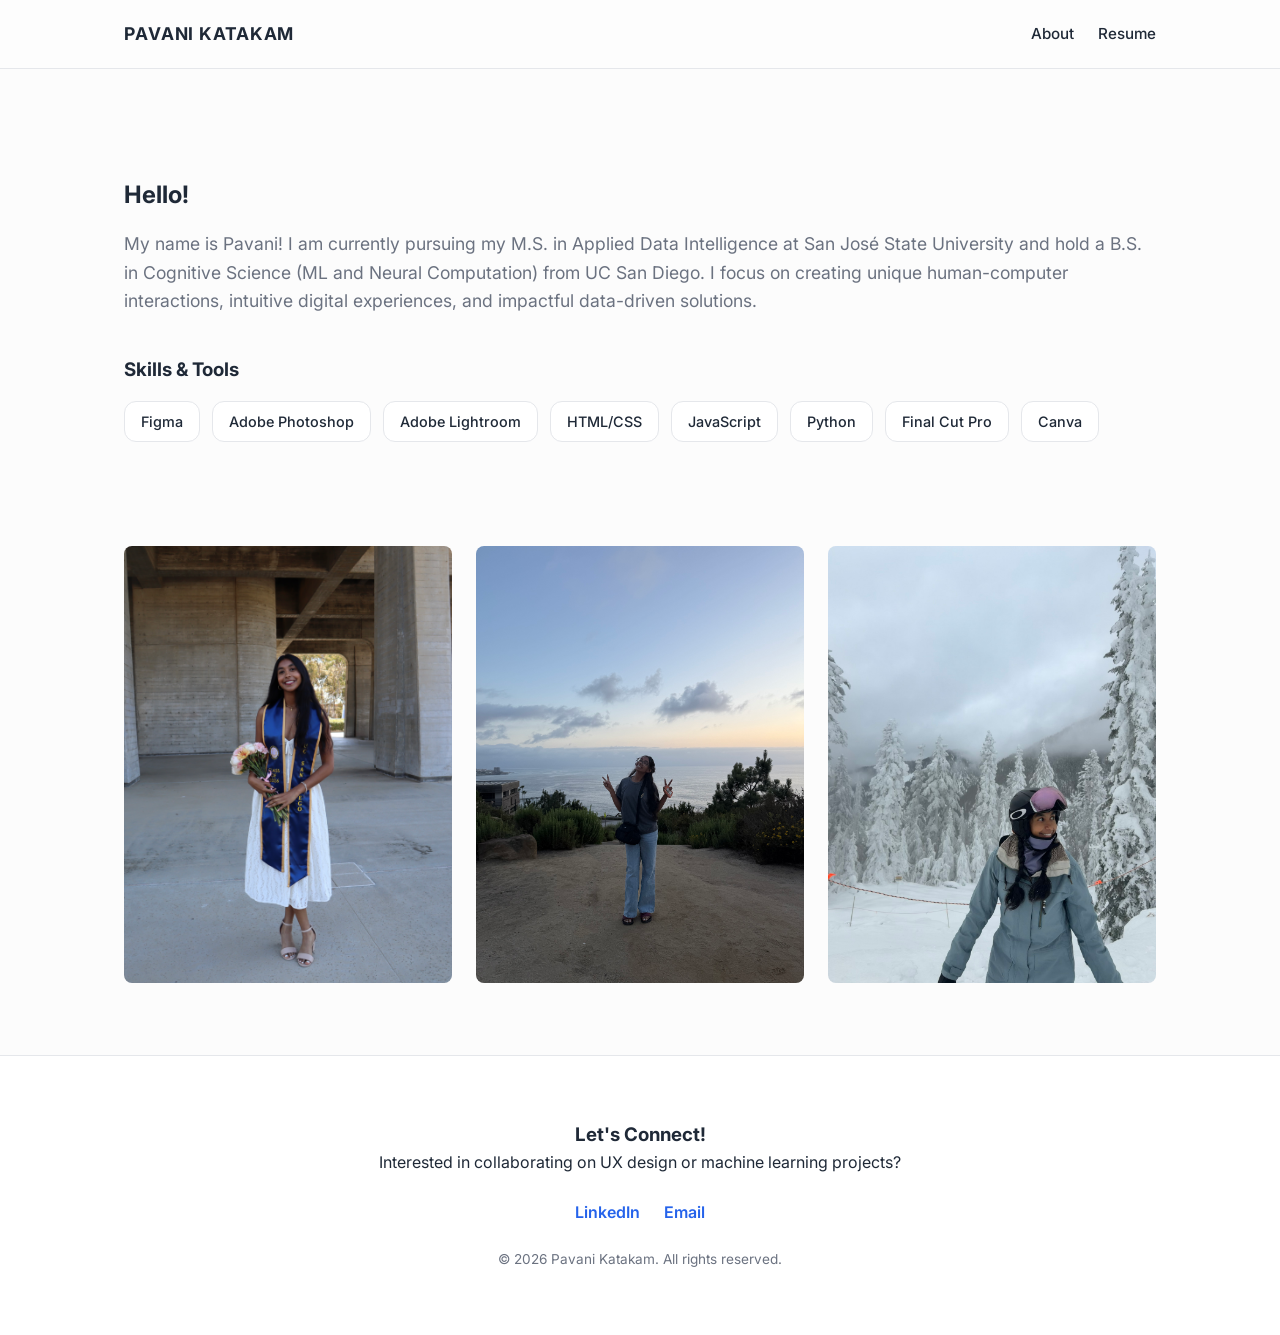
<file: about.html>
<!DOCTYPE html>
<html lang="en">
<head>
  <meta charset="UTF-8" />
  <meta name="viewport" content="width=device-width, initial-scale=1.0" />
  <title>Pavani Katakam</title>
  <link rel="stylesheet" href="style.css" />
  <link rel="preconnect" href="https://fonts.googleapis.com">
  <link href="https://fonts.googleapis.com/css2?family=Inter:wght@300;400;500;600;700&display=swap" rel="stylesheet">
</head>
<body>

  <!-- Navigation (Consistent with Home) -->
  <header class="navbar">
    <div class="nav-container">
      <a href="index.html" class="logo">PAVANI KATAKAM</a>
      <nav class="nav-links">
        <a href="about.html">About</a>
        <a href="https://docs.google.com/document/d/1-58K44H2pKvXtzDy7V9CgX6mknnZHvUmlUUMC2A9nRI/edit?usp=sharing" target="_blank" class="nav-btn">Resume</a>
      </nav>
    </div>
  </header>

  <main class="container">
    <section id="about" class="about-section" style="border-top: none;">
      <h2>Hello!</h2>
      <p class="about-bio" style="max-width: 100%;">
        My name is Pavani! 
        I am currently pursuing my M.S. in Applied Data Intelligence at San José State University and hold a B.S. in Cognitive Science (ML and Neural Computation) from UC San Diego. 
        I focus on creating unique human-computer interactions, intuitive digital experiences, and impactful data-driven solutions. 
      </p>

      <div class="skills-wrapper">
        <h3>Skills & Tools</h3>
        <div class="skills-tags">
          <span>Figma</span>
          <span>Adobe Photoshop</span>
          <span>Adobe Lightroom</span>
          <span>HTML/CSS</span>
          <span>JavaScript</span>
          <span>Python</span>
          <span>Final Cut Pro</span>
          <span>Canva</span>
        </div>
      </div>
    </section>

    <div class="image-trio">
      <img src="grad.jpg" alt="Pavani"s Grad Image" />
      <img src="peace.jpeg" alt="Second Graphic Description" />
      <img src="snow.jpeg" alt="Third Graphic Description" />
    </div>
  </main>


  <!-- Footer (Consistent with Home) -->
  <footer class="footer">
    <div class="footer-container">
      <h3>Let's Connect!</h3>
      <p>Interested in collaborating on UX design or machine learning projects?</p>
      <div class="social-links">
        <a href="https://www.linkedin.com/in/pavani-katakam/" target="_blank">LinkedIn</a>
        <a href="mailto:pavkatakam@gmail.com">Email</a>
      </div>
      <p class="copyright">© 2026 Pavani Katakam. All rights reserved.</p>
    </div>
  </footer>

</body>
</html>
</file>
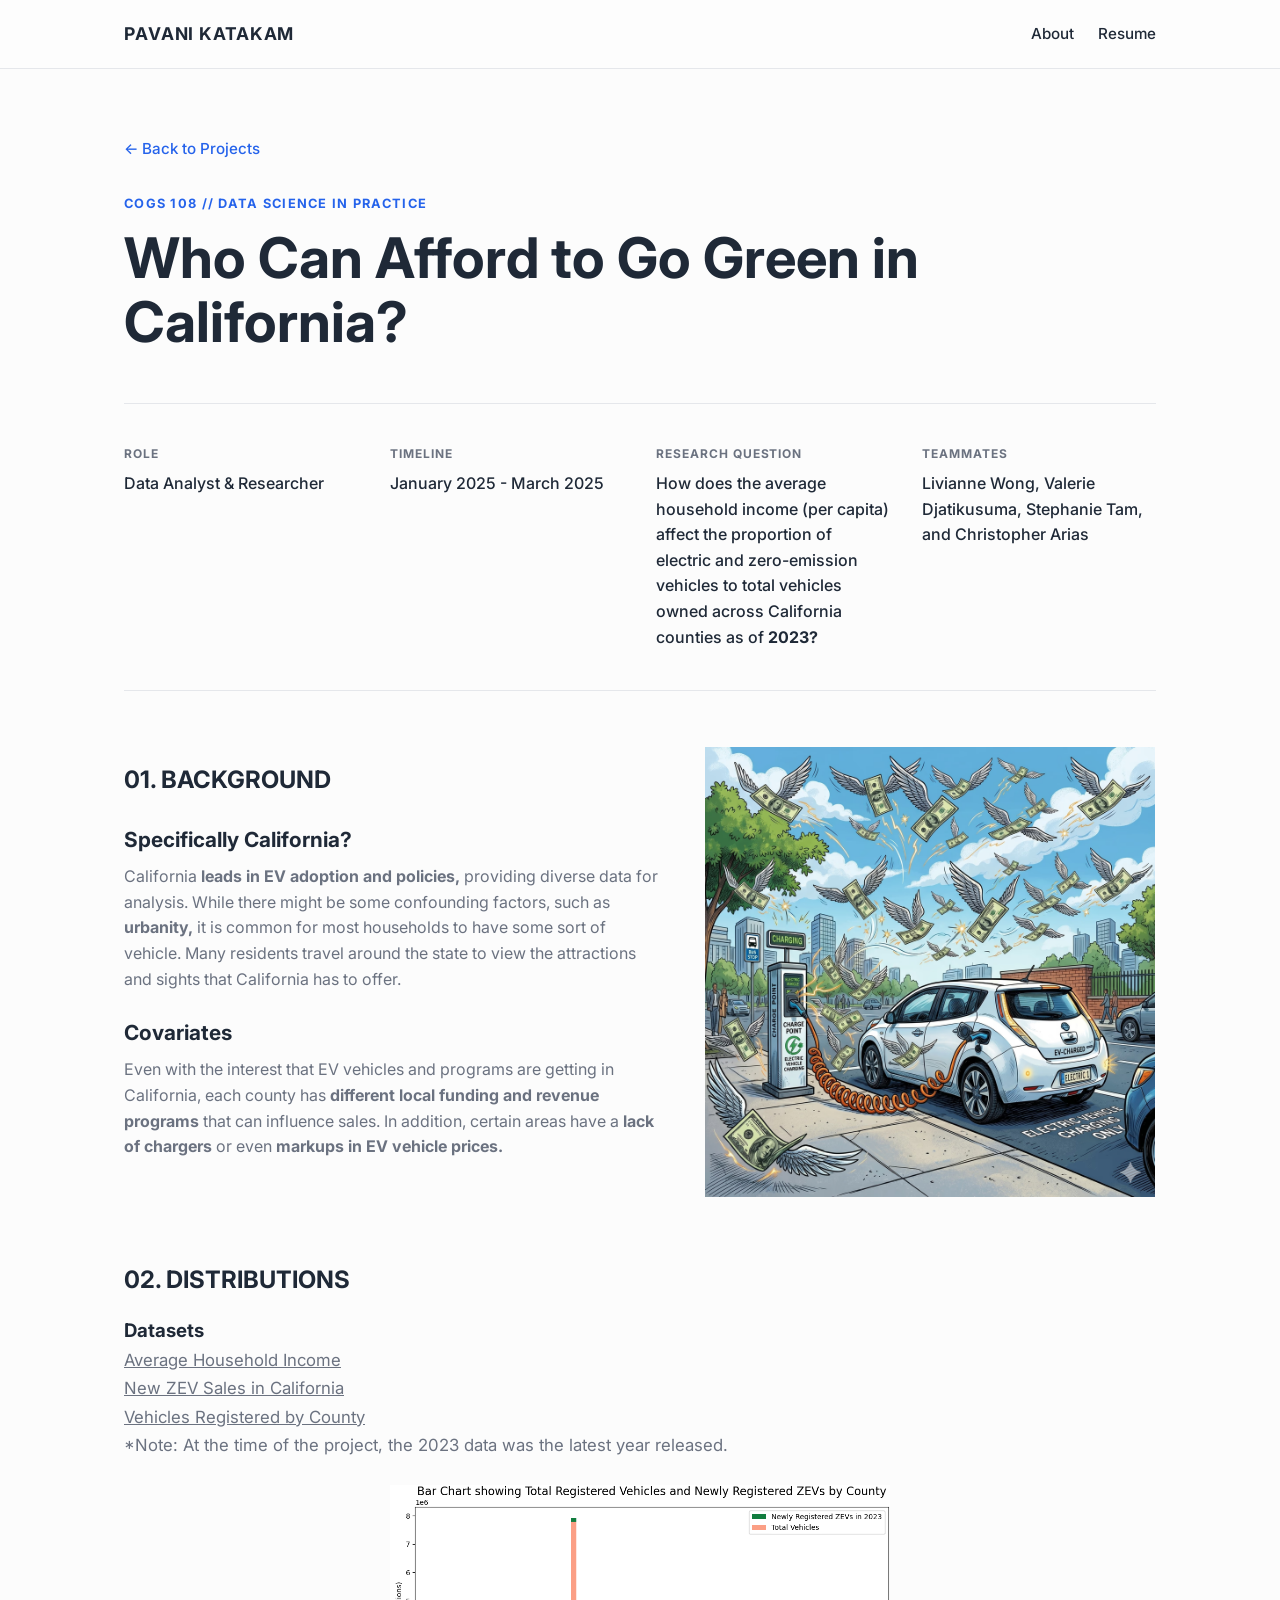
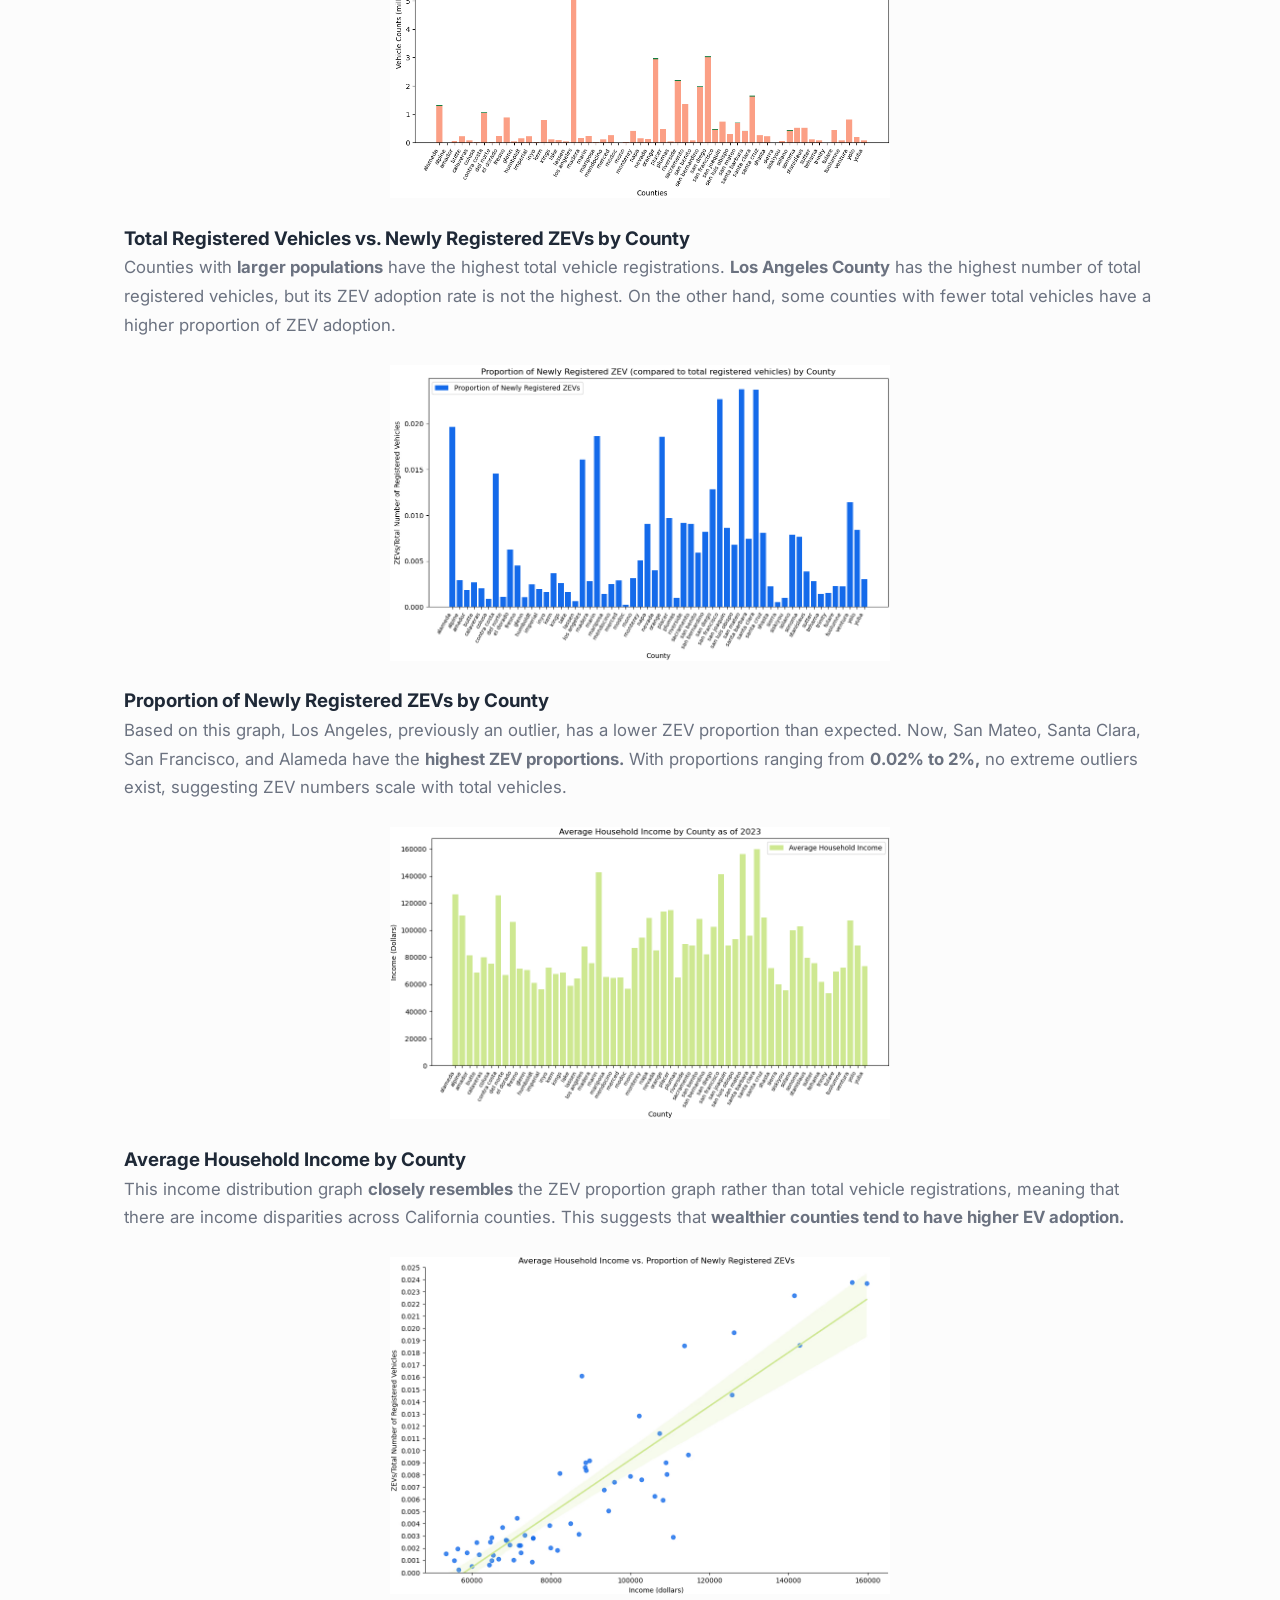
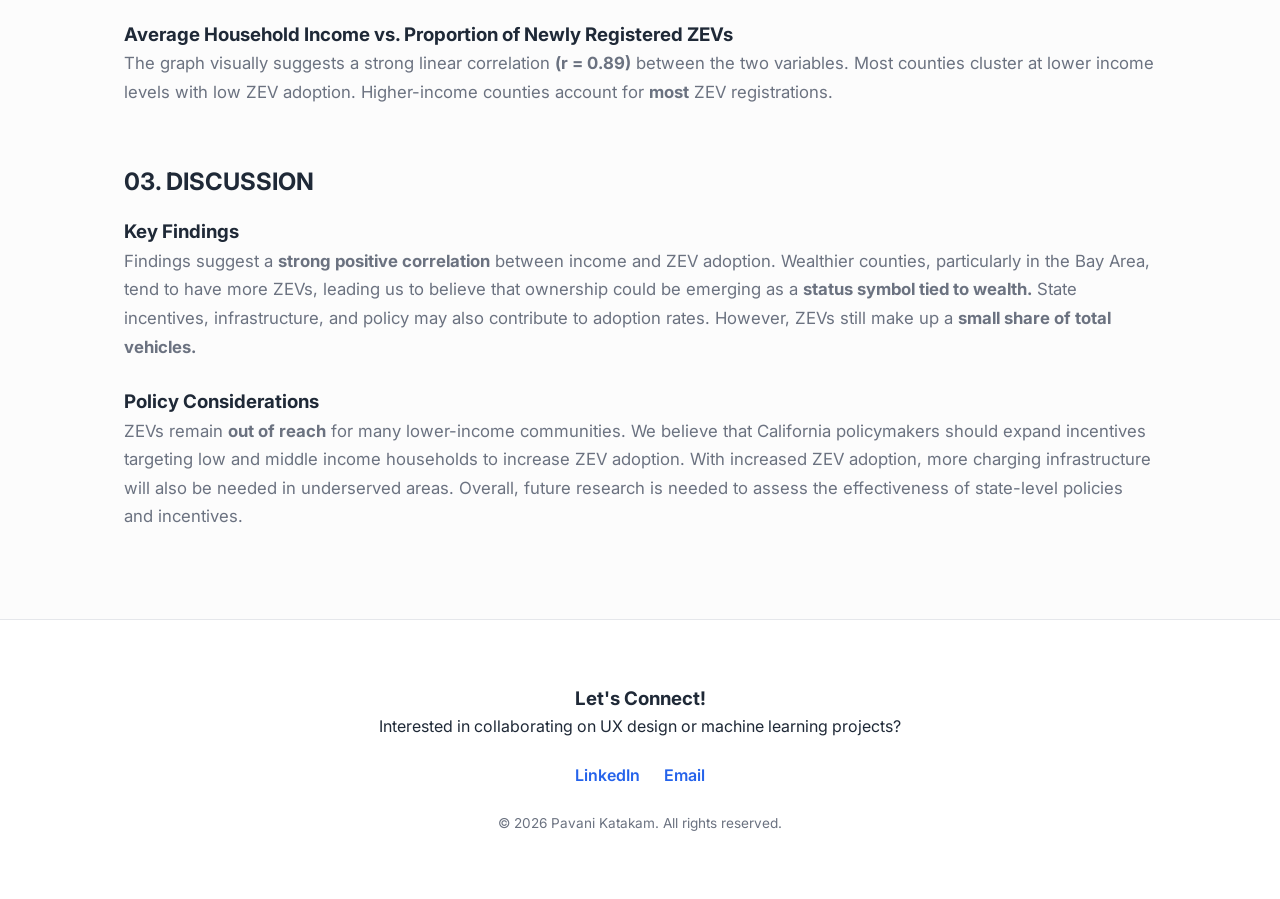
<file: cogs108.html>
<!DOCTYPE html>
<html lang="en">
<head>
  <meta charset="UTF-8" />
  <meta name="viewport" content="width=device-width, initial-scale=1.0" />
  <title>Who Can Afford to Go Green in California? — Pavani Katakam</title>
  <link rel="stylesheet" href="style.css" />
  <!-- Google Fonts -->
  <link rel="preconnect" href="https://fonts.googleapis.com">
  <link href="https://fonts.googleapis.com/css2?family=Inter:wght@300;400;500;600;700&display=swap" rel="stylesheet">
</head>
<body>

  <!-- Navigation (Consistent with Home) -->
  <header class="navbar">
    <div class="nav-container">
      <a href="index.html" class="logo">PAVANI KATAKAM</a>
      <nav class="nav-links">
        <a href="about.html">About</a>
        <a href="https://docs.google.com/document/d/1-58K44H2pKvXtzDy7V9CgX6mknnZHvUmlUUMC2A9nRI/edit?usp=sharing" target="_blank" class="nav-btn">Resume</a>
      </nav>
    </div>
  </header>

  <main class="container">
    <!-- Back Button -->
    <div class="back-link-wrapper">
      <a href="index.html#projects" class="back-link">&larr; Back to Projects</a>
    </div>

    <!-- Case Study Hero -->
    <header class="case-study-hero">
      <span class="project-category">COGS 108 // DATA SCIENCE IN PRACTICE</span>
      <h1 class="case-title">Who Can Afford to Go Green in California?</h1>
    </header>

    <!-- Project Overview Metrics Grid -->
    <section class="project-meta-grid">
      <div class="meta-item">
        <h4>Role</h4>
        <p>Data Analyst & Researcher</p>
      </div>
      <div class="meta-item">
        <h4>Timeline</h4>
        <p>January 2025 - March 2025</p>
      </div>
      <div class="meta-item">
        <h4>Research Question</h4>
        <p>How does the average household income (per capita) affect the proportion of electric and zero-emission vehicles to total vehicles owned across California counties as of <b>2023?</b></p>
      </div>
      <div class="meta-item">
        <h4>Teammates</h4>
        <p>Livianne Wong, Valerie Djatikusuma, Stephanie Tam, and Christopher Arias</p>
      </div>
    </section>



<section class="split-block">
  <!-- Left Side: The Narrative Text -->
  <div class="split-text">
    <h2>01. BACKGROUND</h2>
    <h3>Specifically California?</h3>
    <p>
      California <b>leads in EV adoption and policies,</b> providing diverse data for analysis. 
      While there might be some confounding factors, such as <b>urbanity,</b> it is common for most households to have some sort of vehicle. 
      Many residents travel around the state to view the attractions and sights that California has to offer.</p>
    <h3>Covariates</h3>
    <p>
      Even with the interest that EV vehicles and programs are getting in California, each county has <b>different local funding and revenue programs</b> that can influence sales. 
      In addition, certain areas have a <b>lack of chargers</b> or even <b>markups in EV vehicle prices.</b> 
    </p>
  </div>

  <!-- Right Side: The Graphic Image -->
  <div class="split-image">
    <img src="ev.png" alt="Cars Graphic" />
  </div>
</section>

    <section>
      <div class="content-block">
        <h2>02. DISTRIBUTIONS</h2>
        <h3>Datasets</h3>
        <p>
          <a href="https://fred.stlouisfed.org/release/tables?rid=175&eid=269490&od=2023-01-01#" target="_blank" style="text-decoration: underline;">Average Household Income</a>
        </p>
        <p>
          <a href="https://www.energy.ca.gov/data-reports/energy-almanac/zero-emission-vehicle-and-infrastructure-statistics-collection/new-zev" target="_blank" style="text-decoration: underline;">New ZEV Sales in California</a>
        </p>
        <p>
          <a href="https://www.dmv.ca.gov/portal/dmv-research-reports/research-development-data-dashboards/vehicles-registered-by-county/" target="_blank" style="text-decoration: underline;">Vehicles Registered by County</a>
        </p>
        <p>*Note: At the time of the project, the 2023 data was the latest year released.</p>
        <br>
        <img src="g1.png" alt="Total Registered Vehicles vs. Newly Registered ZEVs by County" style="display: block; margin: 0 auto; max-width: 500px; width: 100%; height: auto;" />
        <br>
        <h3>Total Registered Vehicles vs. Newly Registered ZEVs by County</h3>
        <p>
          Counties with <b>larger populations</b> have the highest total vehicle registrations. 
          <b>Los Angeles County</b> has the highest number of total registered vehicles, but its ZEV adoption rate is not the highest. 
          On the other hand, some counties with fewer total vehicles have a higher proportion of ZEV adoption.  
        </p>
        <br>
        <img src="g2.png" alt="Proportion of Newly Registered ZEVs by County" style="display: block; margin: 0 auto; max-width: 500px; width: 100%; height: auto;" />
        <br>
        <h3>Proportion of Newly Registered ZEVs by County</h3>
        <p>
          Based on this graph, Los Angeles, previously an outlier, has a lower ZEV proportion than expected. 
          Now, San Mateo, Santa Clara, San Francisco, and Alameda have the <b>highest ZEV proportions.</b> 
          With proportions ranging from <b>0.02% to 2%,</b> no extreme outliers exist, suggesting ZEV numbers scale with total vehicles.
        </p>
        <br>
        <img src="g3.png" alt="Average Household Income by County" style="display: block; margin: 0 auto; max-width: 500px; width: 100%; height: auto;" />
        <br>
        <h3>Average Household Income by County</h3>
        <p>
          This income distribution graph <b>closely resembles</b> the ZEV proportion graph rather than total vehicle registrations, meaning that there are income disparities across California counties. 
          This suggests that <b>wealthier counties tend to have higher EV adoption.</b>
        </p>
        <br>
        <img src="g4.png" alt="Average Household Income vs. Proportion of Newly Registered ZEVs" style="display: block; margin: 0 auto; max-width: 500px; width: 100%; height: auto;" />
        <br>
        <h3>Average Household Income vs. Proportion of Newly Registered ZEVs</h3>
        <p>
          The graph visually suggests a strong linear correlation <b>(r = 0.89)</b> between the two variables. 
          Most counties cluster at lower income levels with low ZEV adoption. Higher-income counties account for <b>most</b> ZEV registrations.
        </p>
      </div>
    </section>

<section>
  <!-- Left Column: Content and Quote -->
  <div class="content-block">
    <h2>03. DISCUSSION</h2>
    <h3>Key Findings</h3>
        <p>
          Findings suggest a <b>strong positive correlation</b> between income and ZEV adoption. 
          Wealthier counties, particularly in the Bay Area, tend to have more ZEVs, leading us to believe that ownership could be emerging as a <b>status symbol tied to wealth.</b> 
          State incentives, infrastructure, and policy may also contribute to adoption rates. However, ZEVs still make up a <b>small share of total vehicles.</b>
        </p>
    <br>
        <h3>Policy Considerations</h3>
        <p>
          ZEVs remain <b>out of reach</b> for many lower-income communities. 
          We believe that California policymakers should expand incentives targeting low and middle income households to increase ZEV adoption. 
          With increased ZEV adoption, more charging infrastructure will also be needed in underserved areas. 
          Overall, future research is needed to assess the effectiveness of state-level policies and incentives.
        </p>
</section>
  </main>

  <!-- Footer (Consistent with Home) -->
  <footer class="footer">
    <div class="footer-container">
      <h3>Let's Connect!</h3>
      <p>Interested in collaborating on UX design or machine learning projects?</p>
      <div class="social-links">
        <a href="https://www.linkedin.com/in/pavani-katakam/" target="_blank">LinkedIn</a>
        <a href="mailto:pavkatakam@gmail.com">Email</a>
      </div>
      <p class="copyright">© 2026 Pavani Katakam. All rights reserved.</p>
    </div>
  </footer>

</body>
</html>
</file>
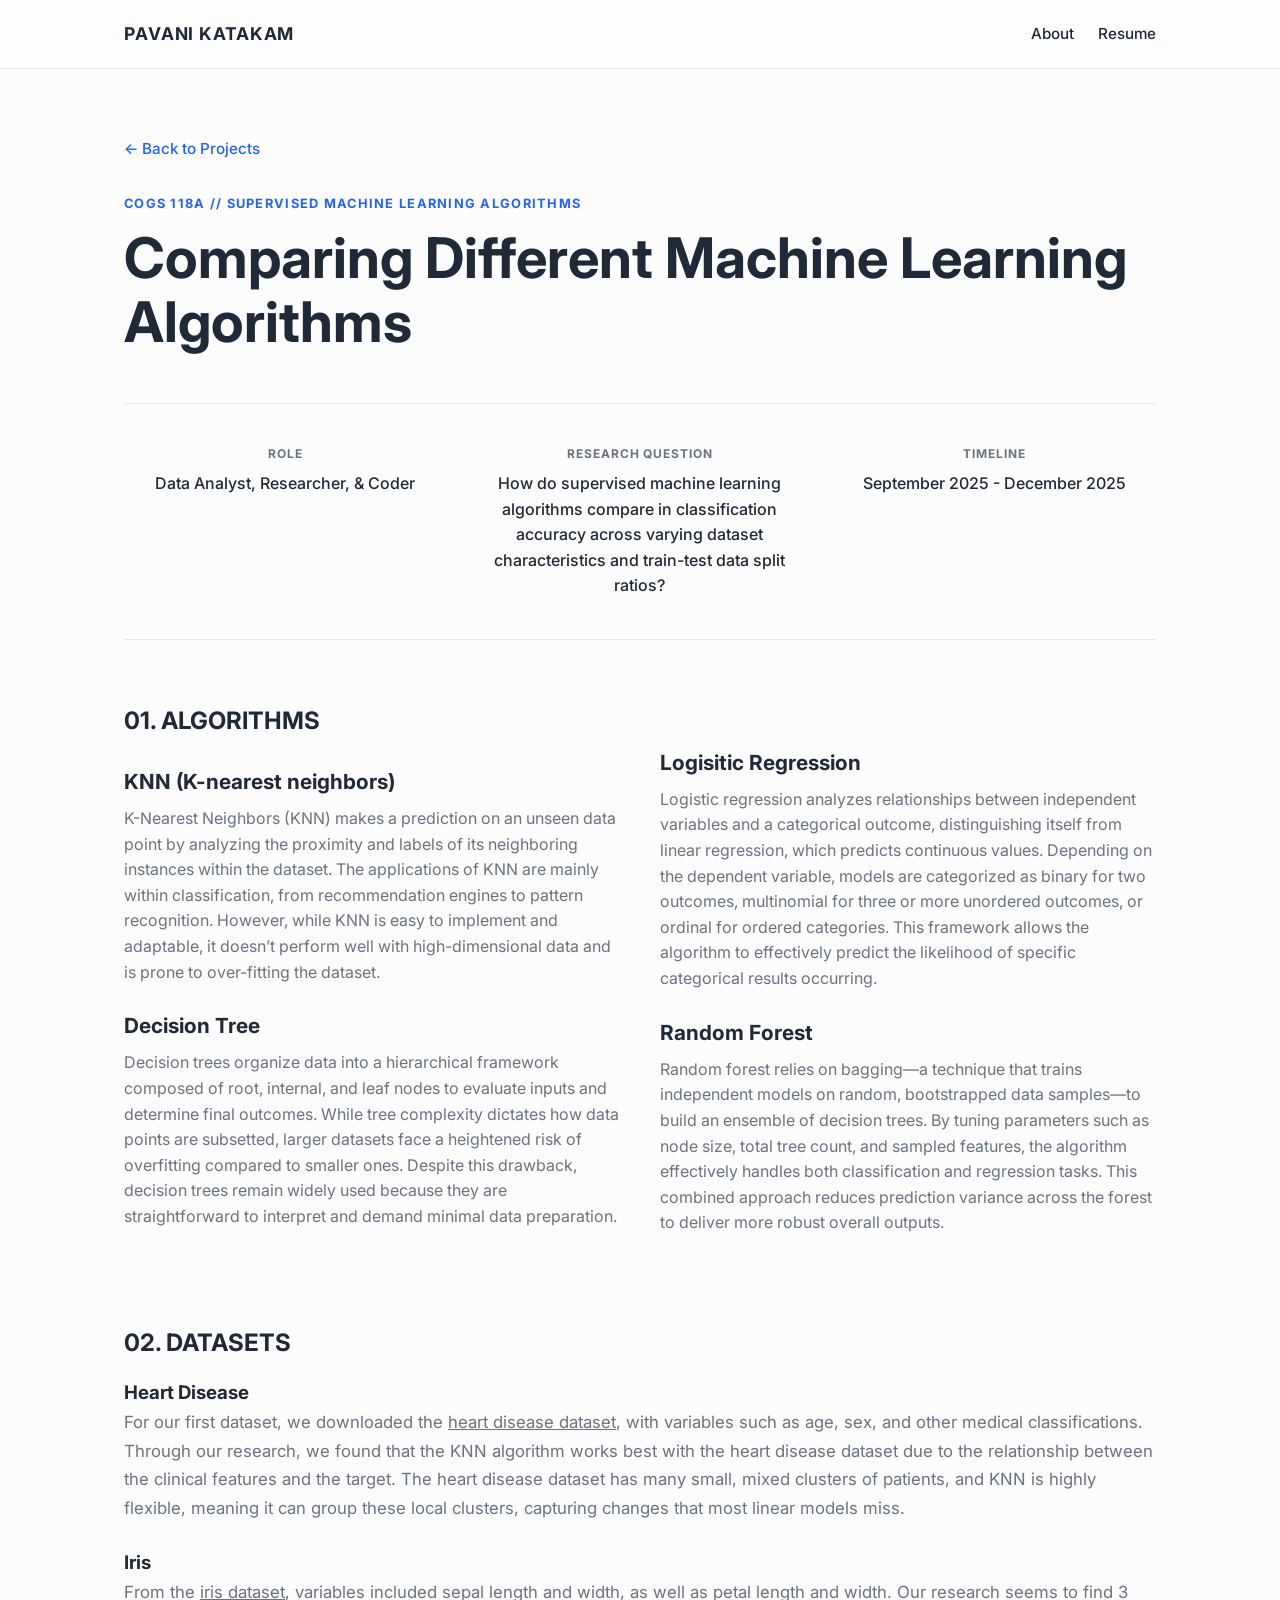
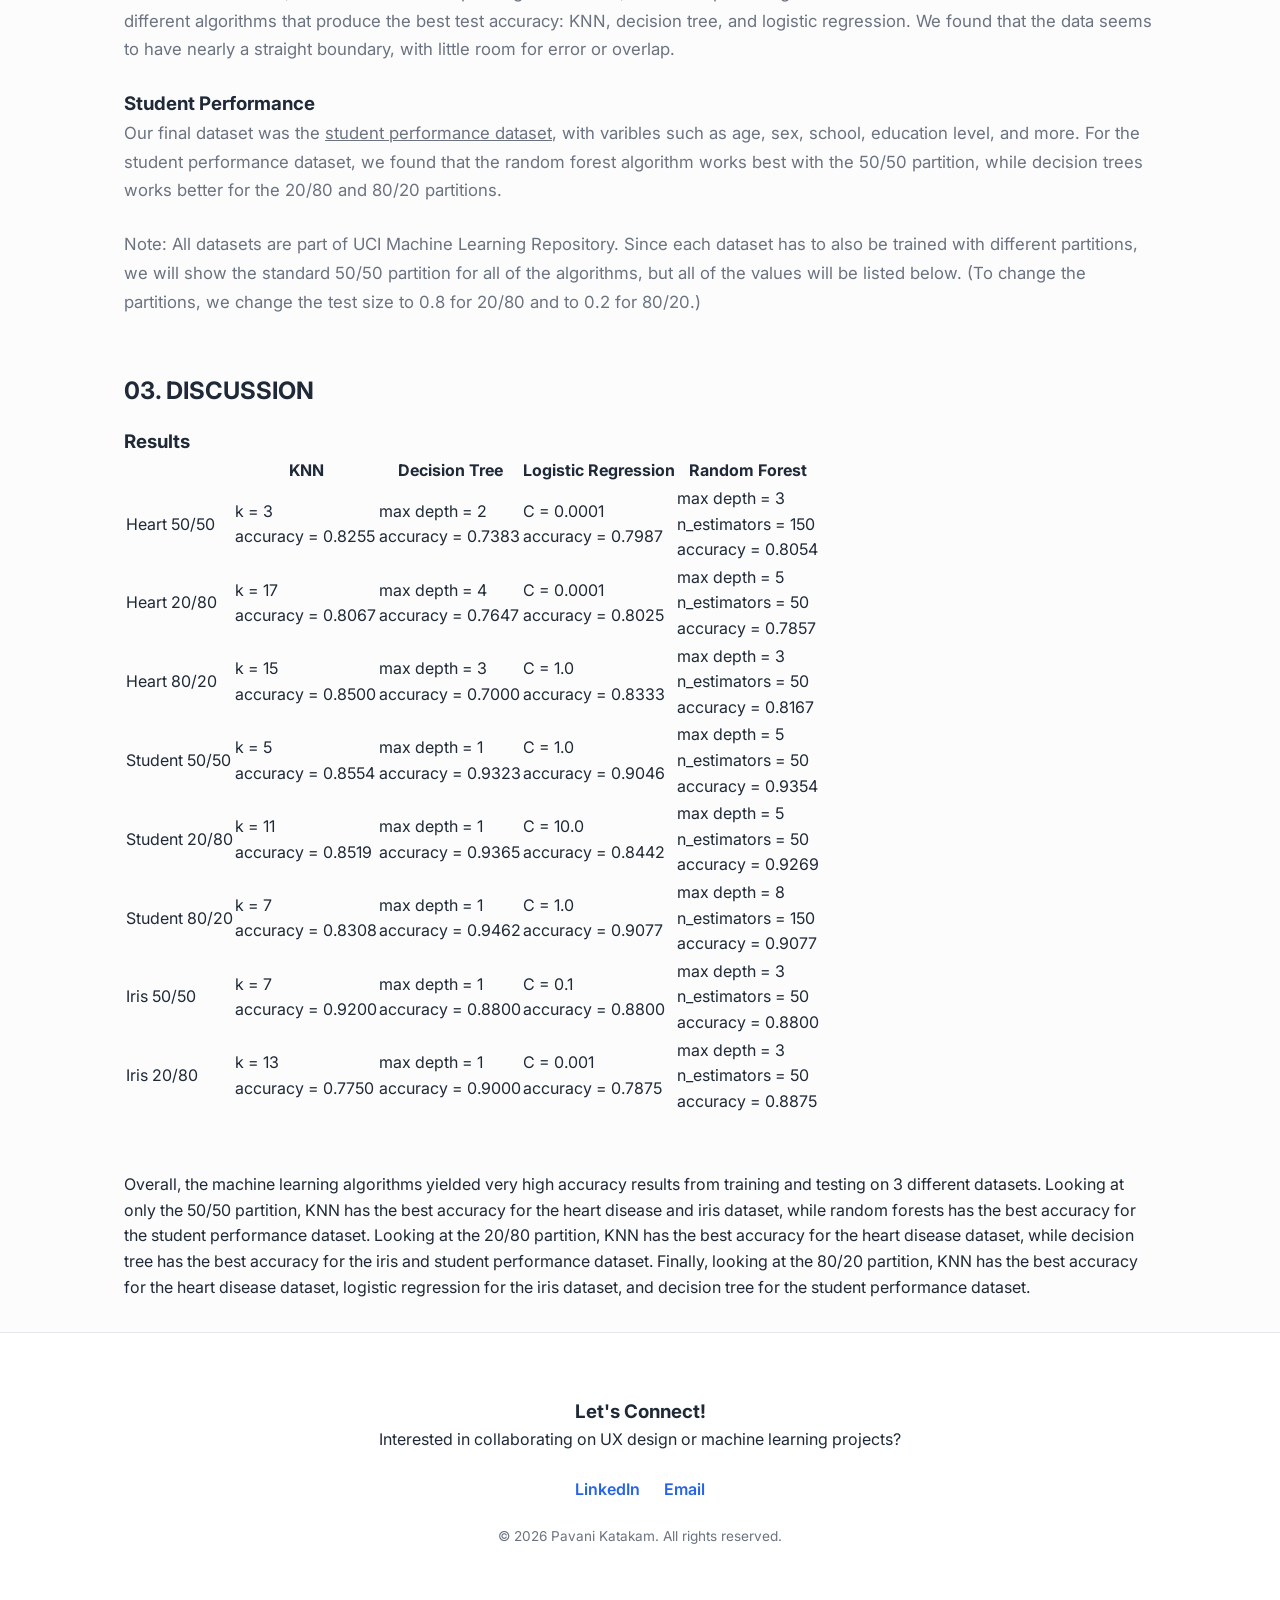
<file: cogs118a.html>
<!DOCTYPE html>
<html lang="en">
<head>
  <meta charset="UTF-8" />
  <meta name="viewport" content="width=device-width, initial-scale=1.0" />
  <title>Comparing Different Machine Learning Algorithms — Pavani Katakam</title>
  <link rel="stylesheet" href="style.css" />
  <!-- Google Fonts -->
  <link rel="preconnect" href="https://fonts.googleapis.com">
  <link href="https://fonts.googleapis.com/css2?family=Inter:wght@300;400;500;600;700&display=swap" rel="stylesheet">
</head>
<body>

  <!-- Navigation (Consistent with Home) -->
  <header class="navbar">
    <div class="nav-container">
      <a href="index.html" class="logo">PAVANI KATAKAM</a>
      <nav class="nav-links">
        <a href="about.html">About</a>
        <a href="https://docs.google.com/document/d/1-58K44H2pKvXtzDy7V9CgX6mknnZHvUmlUUMC2A9nRI/edit?usp=sharing" target="_blank" class="nav-btn">Resume</a>
      </nav>
    </div>
  </header>

  <main class="container">
    <!-- Back Button -->
    <div class="back-link-wrapper">
      <a href="index.html#projects" class="back-link">&larr; Back to Projects</a>
    </div>

    <!-- Case Study Hero -->
    <header class="case-study-hero">
      <span class="project-category">COGS 118A // SUPERVISED MACHINE LEARNING ALGORITHMS</span>
      <h1 class="case-title">Comparing Different Machine Learning Algorithms</h1>
    </header>

    <!-- Project Overview Metrics Grid -->
    <section class="project-meta-grid" style="grid-template-columns: repeat(3, 1fr); text-align: center;">
      <div class="meta-item">
        <h4>Role</h4>
        <p>Data Analyst, Researcher, & Coder</p>
      </div>
      <div class="meta-item">
        <h4>Research Question</h4>
        <p>How do supervised machine learning algorithms compare in classification accuracy across varying dataset characteristics and train-test data split ratios?</p>
      </div>
      <div class="meta-item">
        <h4>Timeline</h4>
        <p>September 2025 - December 2025</p>
      </div>
    </section>



<section class="split-block">
  <!-- Left Side: The Narrative Text -->
  <div class="split-text">
    <h2>01. ALGORITHMS</h2>
    <h3>KNN (K-nearest neighbors)</h3>
    <p>
      K-Nearest Neighbors (KNN) makes a prediction on an unseen data point by analyzing the proximity and labels of its neighboring instances within the dataset.
      The applications of KNN are mainly within classification, from recommendation engines to pattern recognition. 
      However, while KNN is easy to implement and adaptable, it doesn’t perform well with high-dimensional data and is prone to over-fitting the dataset.      
    </p>
    <h3>Decision Tree</h3>
    <p>
      Decision trees organize data into a hierarchical framework composed of root, internal, and leaf nodes to evaluate inputs and determine final outcomes. 
      While tree complexity dictates how data points are subsetted, larger datasets face a heightened risk of overfitting compared to smaller ones. 
      Despite this drawback, decision trees remain widely used because they are straightforward to interpret and demand minimal data preparation.
    </p>
  </div>

  <!-- Right Side: The Graphic Image -->
  <div class="split-text">
    <h2>  </h2>
    <br>
    <h3>Logisitic Regression</h3>
    <p>
    Logistic regression analyzes relationships between independent variables and a categorical outcome, distinguishing itself from linear regression, which predicts continuous values. 
      Depending on the dependent variable, models are categorized as binary for two outcomes, multinomial for three or more unordered outcomes, or ordinal for ordered categories. 
      This framework allows the algorithm to effectively predict the likelihood of specific categorical results occurring.
    </p>
    <h3>Random Forest</h3>
    <p>
      Random forest relies on bagging—a technique that trains independent models on random, bootstrapped data samples—to build an ensemble of decision trees. 
      By tuning parameters such as node size, total tree count, and sampled features, the algorithm effectively handles both classification and regression tasks. 
      This combined approach reduces prediction variance across the forest to deliver more robust overall outputs.
    </p>
  </div>
</section>

    <section>
      <div class="content-block">
        <h2>02. DATASETS</h2>
        <h3>Heart Disease</h3>
        <p>
          For our first dataset, we downloaded the <a href="https://archive.ics.uci.edu/dataset/45/heart+disease" target="_blank" style="text-decoration: underline;">heart disease dataset</a>, with variables such as age, sex, and other medical classifications. 
          Through our research, we found that the KNN algorithm works best with the heart disease dataset due to the relationship between the clinical features and the target.
          The heart disease dataset has many small, mixed clusters of patients, and KNN is highly flexible, meaning it can group these local clusters, capturing changes that most linear models miss.
        </p>
        <br>
        <h3>Iris</h3>
        <p>
          From the <a href="https://archive.ics.uci.edu/dataset/53/iris" target="_blank" style="text-decoration: underline;">iris dataset</a>, variables included sepal length and width, as well as petal length and width.</b> 
          Our research seems to find 3 different algorithms that produce the best test accuracy: KNN, decision tree, and logistic regression. 
          We found that the data seems to have nearly a straight boundary, with little room for error or overlap.
        </p>
        <br>
        <h3>Student Performance</h3>
        <p>
          Our final dataset was the <a href="https://archive.ics.uci.edu/dataset/320/student+performance" target="_blank" style="text-decoration: underline;">student performance dataset</a>, with varibles such as age, sex, school, education level, and more. 
          For the student performance dataset, we found that the random forest algorithm works best with the 50/50 partition, while decision trees works better for the 20/80 and 80/20 partitions.
        </p>
        <br>
        <p> 
        Note: All datasets are part of UCI Machine Learning Repository. Since each dataset has to also be trained with different partitions, we will show the standard 50/50 partition for all of the algorithms, but all of the values will be listed below. 
          (To change the partitions, we change the test size to 0.8 for 20/80 and to 0.2 for 80/20.)
        </p>
      </div>
    </section>

<section>
  <!-- Left Column: Content and Quote -->
  <div class="content-block">
    <h2>03. DISCUSSION</h2>
    <h3>Results</h3>
    <table class="results-table">
      <thead>
        <tr>
          <th></th>
          <th>KNN</th>
          <th>Decision Tree</th>
          <th>Logistic Regression</th>
          <th>Random Forest</th>
        </tr>
      </thead>
      <tbody>
        <!-- Heart 50/50 -->
        <tr>
          <td class="row-label">Heart 50/50</td>
          <td>k = 3<br>accuracy = 0.8255</td>
          <td>max depth = 2<br>accuracy = 0.7383</td>
          <td>C = 0.0001<br>accuracy = 0.7987</td>
          <td>max depth = 3<br>n_estimators = 150<br>accuracy = 0.8054</td>
        </tr>
        <!-- Heart 20/80 -->
        <tr>
          <td class="row-label">Heart 20/80</td>
          <td>k = 17<br>accuracy = 0.8067</td>
          <td>max depth = 4<br>accuracy = 0.7647</td>
          <td>C = 0.0001<br>accuracy = 0.8025</td>
          <td>max depth = 5<br>n_estimators = 50<br>accuracy = 0.7857</td>
        </tr>
        <!-- Heart 80/20 -->
        <tr>
          <td class="row-label">Heart 80/20</td>
          <td>k = 15<br>accuracy = 0.8500</td>
          <td>max depth = 3<br>accuracy = 0.7000</td>
          <td>C = 1.0<br>accuracy = 0.8333</td>
          <td>max depth = 3<br>n_estimators = 50<br>accuracy = 0.8167</td>
        </tr>
        <!-- Student 50/50 -->
        <tr>
          <td class="row-label">Student 50/50</td>
          <td>k = 5<br>accuracy = 0.8554</td>
          <td>max depth = 1<br>accuracy = 0.9323</td>
          <td>C = 1.0<br>accuracy = 0.9046</td>
          <td>max depth = 5<br>n_estimators = 50<br>accuracy = 0.9354</td>
        </tr>
        <!-- Student 20/80 -->
        <tr>
          <td class="row-label">Student 20/80</td>
          <td>k = 11<br>accuracy = 0.8519</td>
          <td>max depth = 1<br>accuracy = 0.9365</td>
          <td>C = 10.0<br>accuracy = 0.8442</td>
          <td>max depth = 5<br>n_estimators = 50<br>accuracy = 0.9269</td>
        </tr>
        <!-- Student 80/20 -->
        <tr>
          <td class="row-label">Student 80/20</td>
          <td>k = 7<br>accuracy = 0.8308</td>
          <td>max depth = 1<br>accuracy = 0.9462</td>
          <td>C = 1.0<br>accuracy = 0.9077</td>
          <td>max depth = 8<br>n_estimators = 150<br>accuracy = 0.9077</td>
        </tr>
        <!-- Iris 50/50 -->
        <tr>
          <td class="row-label">Iris 50/50</td>
          <td>k = 7<br>accuracy = 0.9200</td>
          <td>max depth = 1<br>accuracy = 0.8800</td>
          <td>C = 0.1<br>accuracy = 0.8800</td>
          <td>max depth = 3<br>n_estimators = 50<br>accuracy = 0.8800</td>
        </tr>
        <!-- Iris 20/80 -->
        <tr>
          <td class="row-label">Iris 20/80</td>
          <td>k = 13<br>accuracy = 0.7750</td>
          <td>max depth = 1<br>accuracy = 0.9000</td>
          <td>C = 0.001<br>accuracy = 0.7875</td>
          <td>max depth = 3<br>n_estimators = 50<br>accuracy = 0.8875</td>
        </tr>
      </tbody>
    </table>
  </div>
        <p>
          Overall, the machine learning algorithms yielded very high accuracy results from training and testing on 3 different datasets. 
          Looking at only the 50/50 partition, KNN has the best accuracy for the heart disease and iris dataset, while random forests has the best accuracy for the student performance dataset. 
          Looking at the 20/80 partition, KNN has the best accuracy for the heart disease dataset, while decision tree has the best accuracy for the iris and student performance dataset. 
          Finally, looking at the 80/20 partition, KNN has the best accuracy for the heart disease dataset, logistic regression for the iris dataset, and decision tree for the student performance dataset.
        </p>
</section>
  </main>

  <!-- Footer (Consistent with Home) -->
  <footer class="footer">
    <div class="footer-container">
      <h3>Let's Connect!</h3>
      <p>Interested in collaborating on UX design or machine learning projects?</p>
      <div class="social-links">
        <a href="https://www.linkedin.com/in/pavani-katakam/" target="_blank">LinkedIn</a>
        <a href="mailto:pavkatakam@gmail.com">Email</a>
      </div>
      <p class="copyright">© 2026 Pavani Katakam. All rights reserved.</p>
    </div>
  </footer>

</body>
</html>
</file>
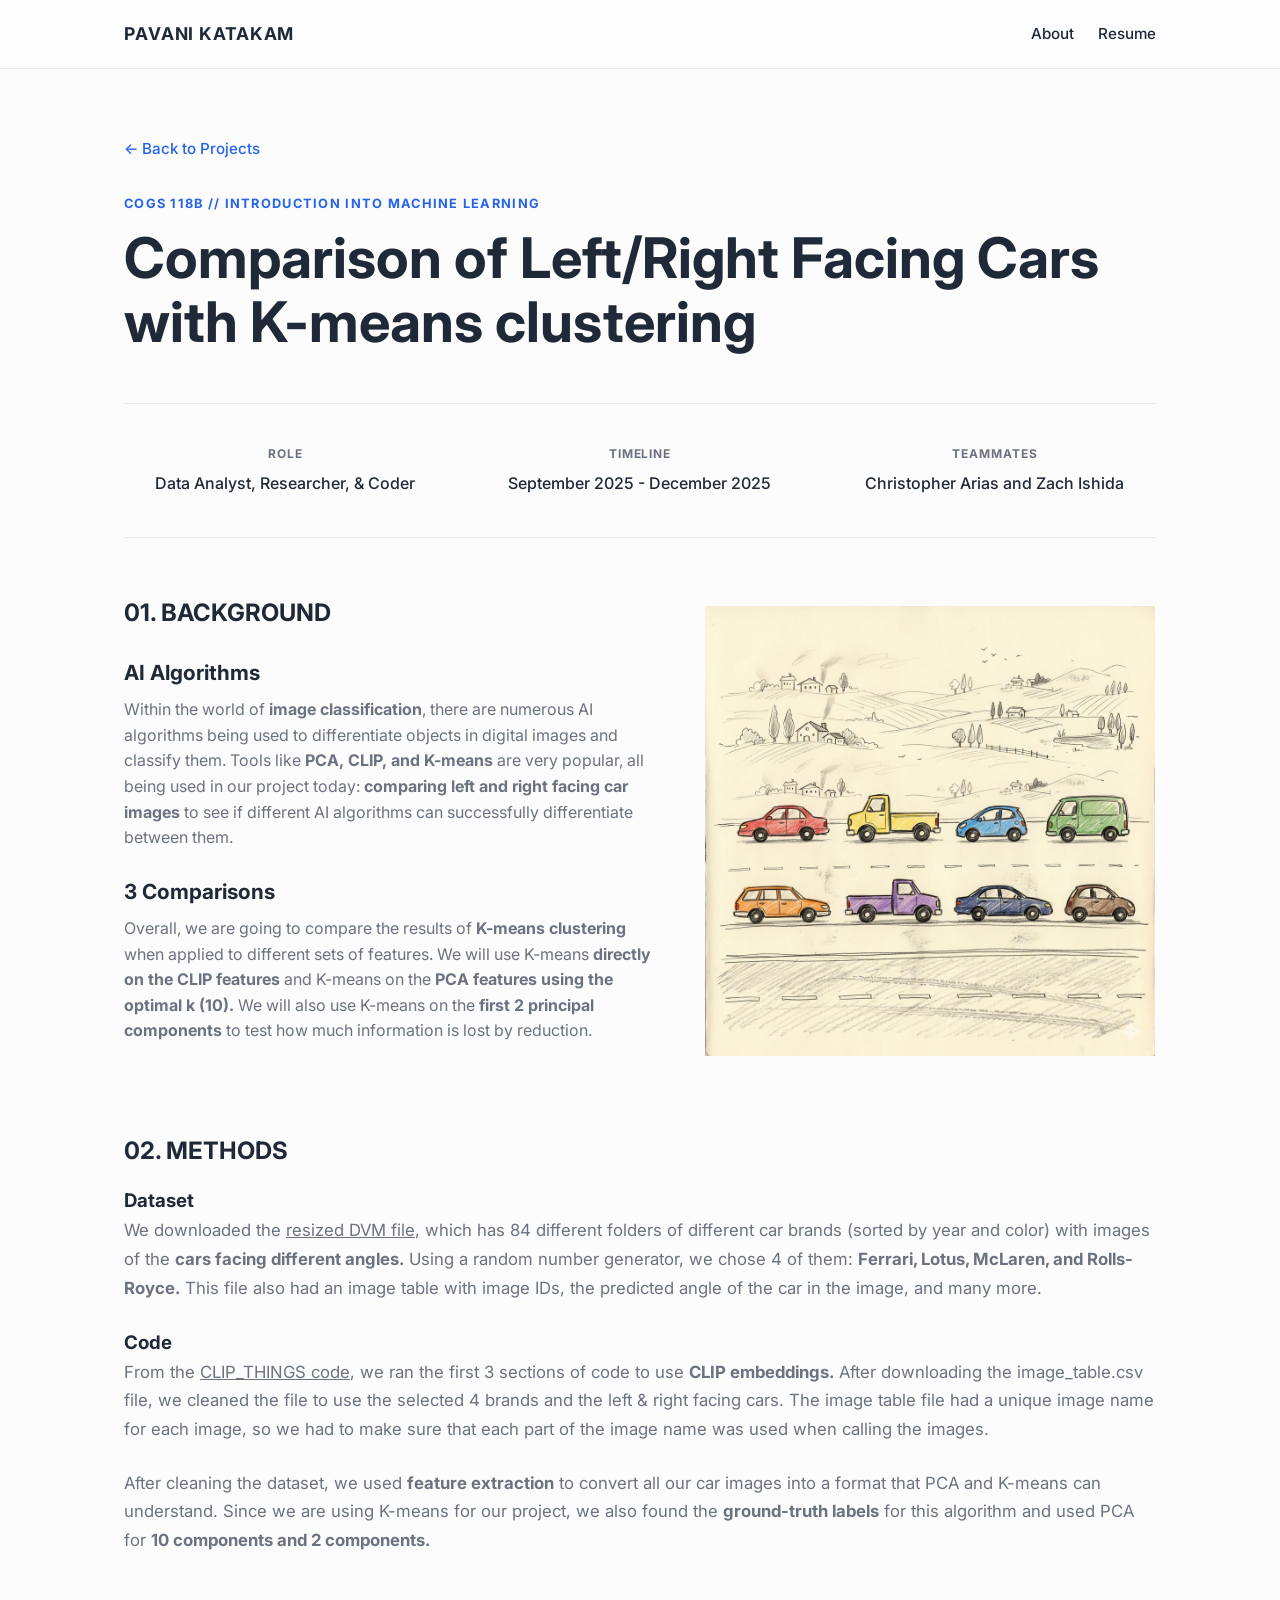
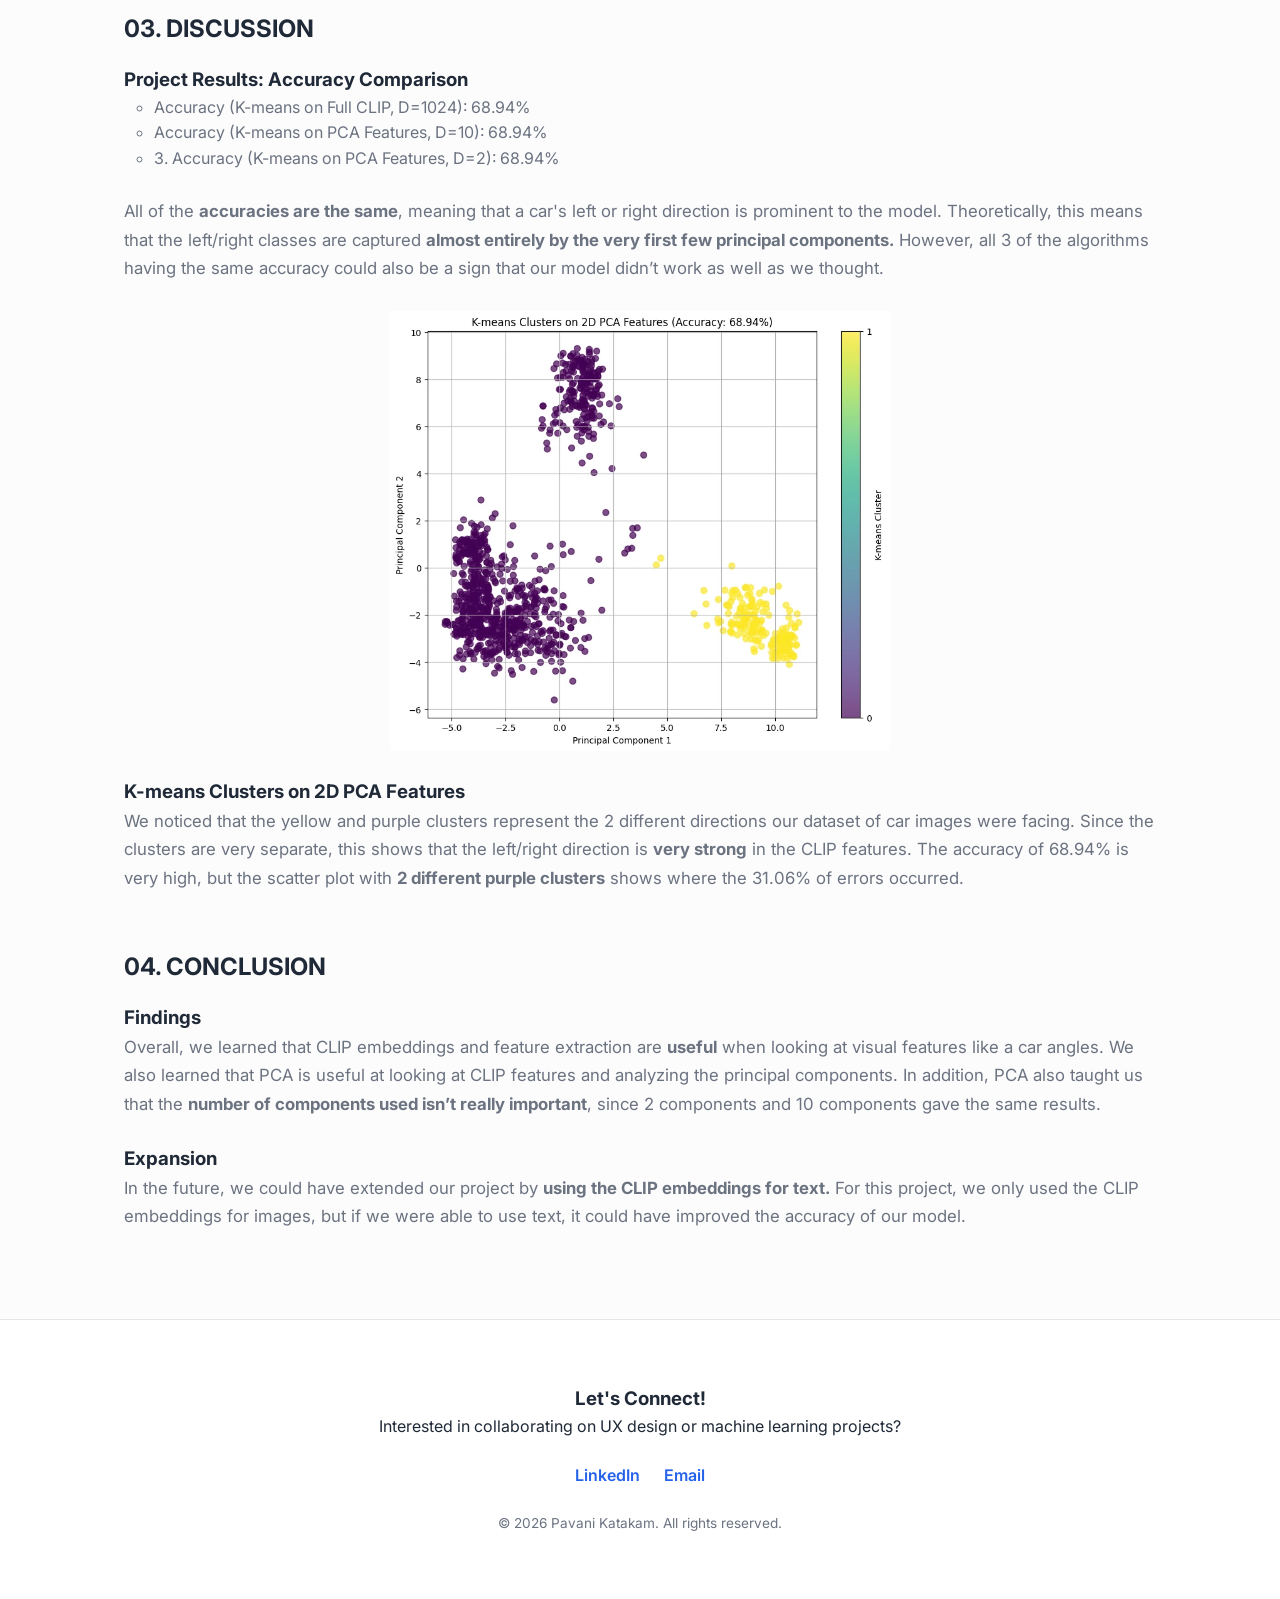
<file: cogs118b.html>
<!DOCTYPE html>
<html lang="en">
<head>
  <meta charset="UTF-8" />
  <meta name="viewport" content="width=device-width, initial-scale=1.0" />
  <title>Comparison of Left/Right Facing Cars with K-means clustering — Pavani Katakam</title>
  <link rel="stylesheet" href="style.css" />
  <!-- Google Fonts -->
  <link rel="preconnect" href="https://fonts.googleapis.com">
  <link href="https://fonts.googleapis.com/css2?family=Inter:wght@300;400;500;600;700&display=swap" rel="stylesheet">
</head>
<body>

  <!-- Navigation (Consistent with Home) -->
  <header class="navbar">
    <div class="nav-container">
      <a href="index.html" class="logo">PAVANI KATAKAM</a>
      <nav class="nav-links">
        <a href="about.html">About</a>
        <a href="https://docs.google.com/document/d/1-58K44H2pKvXtzDy7V9CgX6mknnZHvUmlUUMC2A9nRI/edit?usp=sharing" target="_blank" class="nav-btn">Resume</a>
      </nav>
    </div>
  </header>

  <main class="container">
    <!-- Back Button -->
    <div class="back-link-wrapper">
      <a href="index.html#projects" class="back-link">&larr; Back to Projects</a>
    </div>

    <!-- Case Study Hero -->
    <header class="case-study-hero">
      <span class="project-category">COGS 118B // INTRODUCTION INTO MACHINE LEARNING</span>
      <h1 class="case-title">Comparison of Left/Right Facing Cars with K-means clustering</h1>
    </header>

    <!-- Project Overview Metrics Grid -->
    <section class="project-meta-grid" style="grid-template-columns: repeat(3, 1fr); text-align: center;">
      <div class="meta-item">
        <h4>Role</h4>
        <p>Data Analyst, Researcher, & Coder</p>
      </div>
      <div class="meta-item">
        <h4>Timeline</h4>
        <p>September 2025 - December 2025</p>
      </div>
      <div class="meta-item">
        <h4>Teammates</h4>
        <p>Christopher Arias and Zach Ishida</p>
      </div>
    </section>



<section class="split-block">
  <!-- Left Side: The Narrative Text -->
  <div class="split-text">
    <h2>01. BACKGROUND</h2>
    <h3>AI Algorithms</h3>
    <p>
      Within the world of <b>image classification</b>, there are numerous AI algorithms being used to differentiate objects in digital images and classify them. 
      Tools like <b>PCA, CLIP, and K-means</b> are very popular, all being used in our project today: <b>comparing left and right facing car images</b> to see if different AI algorithms can successfully differentiate between them. 
    </p>
    <h3>3 Comparisons</h3>
    <p>
      Overall, we are going to compare the results of <b>K-means clustering</b> when applied to different sets of features. 
      We will use K-means <b>directly on the CLIP features</b> and K-means on the <b>PCA features using the optimal k (10).</b> 
      We will also use K-means on the <b>first 2 principal components</b> to test how much information is lost by reduction.
    </p>
  </div>

  <!-- Right Side: The Graphic Image -->
  <div class="split-image">
    <img src="cars.png" alt="Cars Graphic" />
  </div>
</section>

    <section>
      <div class="content-block">
        <h2>02. METHODS</h2>
        <h3>Dataset</h3>
        <p>
          We downloaded the <a href="https://deepvisualmarketing.github.io/" target="_blank" style="text-decoration: underline;">resized DVM file</a>, which has 84 different folders of different car brands (sorted by year and color) with images of the <b>cars facing different angles.</b> 
          Using a random number generator, we chose 4 of them: <b>Ferrari, Lotus, McLaren, and Rolls-Royce.</b> 
          This file also had an image table with image IDs, the predicted angle of the car in the image, and many more.
        </p>
        <br>
        <h3>Code</h3>
        <p>
          From the <a href="https://drive.google.com/file/d/10DlqgTHuzOyEbdVXO-QDlEUfQKGKUBuy/view?usp=sharing" target="_blank" style="text-decoration: underline;">CLIP_THINGS code</a>, we ran the first 3 sections of code to use <b>CLIP embeddings.</b> 
          After downloading the image_table.csv file, we cleaned the file to use the selected 4 brands and the left & right facing cars. 
          The image table file had a unique image name for each image, so we had to make sure that each part of the image name was used when calling the images. 
        </p>
        <br>
        <p>
          After cleaning the dataset, we used <b>feature extraction</b> to convert all our car images into a format that PCA and K-means can understand. 
          Since we are using K-means for our project, we also found the <b>ground-truth labels</b> for this algorithm and used PCA for <b>10 components and 2 components.</b>
        </p>
      </div>
    </section>

<section>
  <!-- Left Column: Content and Quote -->
  <div class="content-block">
    <h2>03. DISCUSSION</h2>
    <h3>Project Results: Accuracy Comparison</h3>
        <ol style="list-style-type: circle; color: #6b7280; padding-left: 30px;">
           <li>Accuracy (K-means on Full CLIP, D=1024): 68.94%</li>
           <li>Accuracy (K-means on PCA Features, D=10): 68.94%</li>
           <li>3. Accuracy (K-means on PCA Features, D=2): 68.94%</li>
        </ol>
    <br>
        <p>
          All of the <b>accuracies are the same</b>, meaning that a car's left or right direction is prominent to the model. 
          Theoretically, this means that the left/right classes are captured <b>almost entirely by the very first few principal components.</b> 
          However, all 3 of the algorithms having the same accuracy could also be a sign that our model didn’t work as well as we thought.
        </p>

    <p> <br> </p>
    
    <img src="clip.png" alt="K-means Clusters on 2D PCA Features" style="display: block; margin: 0 auto; max-width: 500px; width: 100%; height: auto;" />

    <br>
        <h3>K-means Clusters on 2D PCA Features</h3>
        <p>
          We noticed that the yellow and purple clusters represent the 2 different directions our dataset of car images were facing. 
          Since the clusters are very separate, this shows that the left/right direction is <b>very strong</b> in the CLIP features. 
          The accuracy of 68.94% is very high, but the scatter plot with <b>2 different purple clusters</b> shows where the 31.06% of errors occurred.
        </p>
</section>

    <section>
      <div class="content-block">
        <h2>04. CONCLUSION</h2>
        <h3>Findings</h3>
        <p>
          Overall, we learned that CLIP embeddings and feature extraction are <b>useful</b> when looking at visual features like a car angles. 
          We also learned that PCA is useful at looking at CLIP features and analyzing the principal components. 
          In addition, PCA also taught us that the <b>number of components used isn’t really important</b>, since 2 components and 10 components gave the same results. 
        </p>
        <br>
        <h3>Expansion</h3>
        <p>
          In the future, we could have extended our project by <b>using the CLIP embeddings for text.</b> 
          For this project, we only used the CLIP embeddings for images, but if we were able to use text, it could have improved the accuracy of our model.
        </p>
      </div>
    </section> 
  </main>

  <!-- Footer (Consistent with Home) -->
  <footer class="footer">
    <div class="footer-container">
      <h3>Let's Connect!</h3>
      <p>Interested in collaborating on UX design or machine learning projects?</p>
      <div class="social-links">
        <a href="https://www.linkedin.com/in/pavani-katakam/" target="_blank">LinkedIn</a>
        <a href="mailto:pavkatakam@gmail.com">Email</a>
      </div>
      <p class="copyright">© 2026 Pavani Katakam. All rights reserved.</p>
    </div>
  </footer>

</body>
</html>
</file>
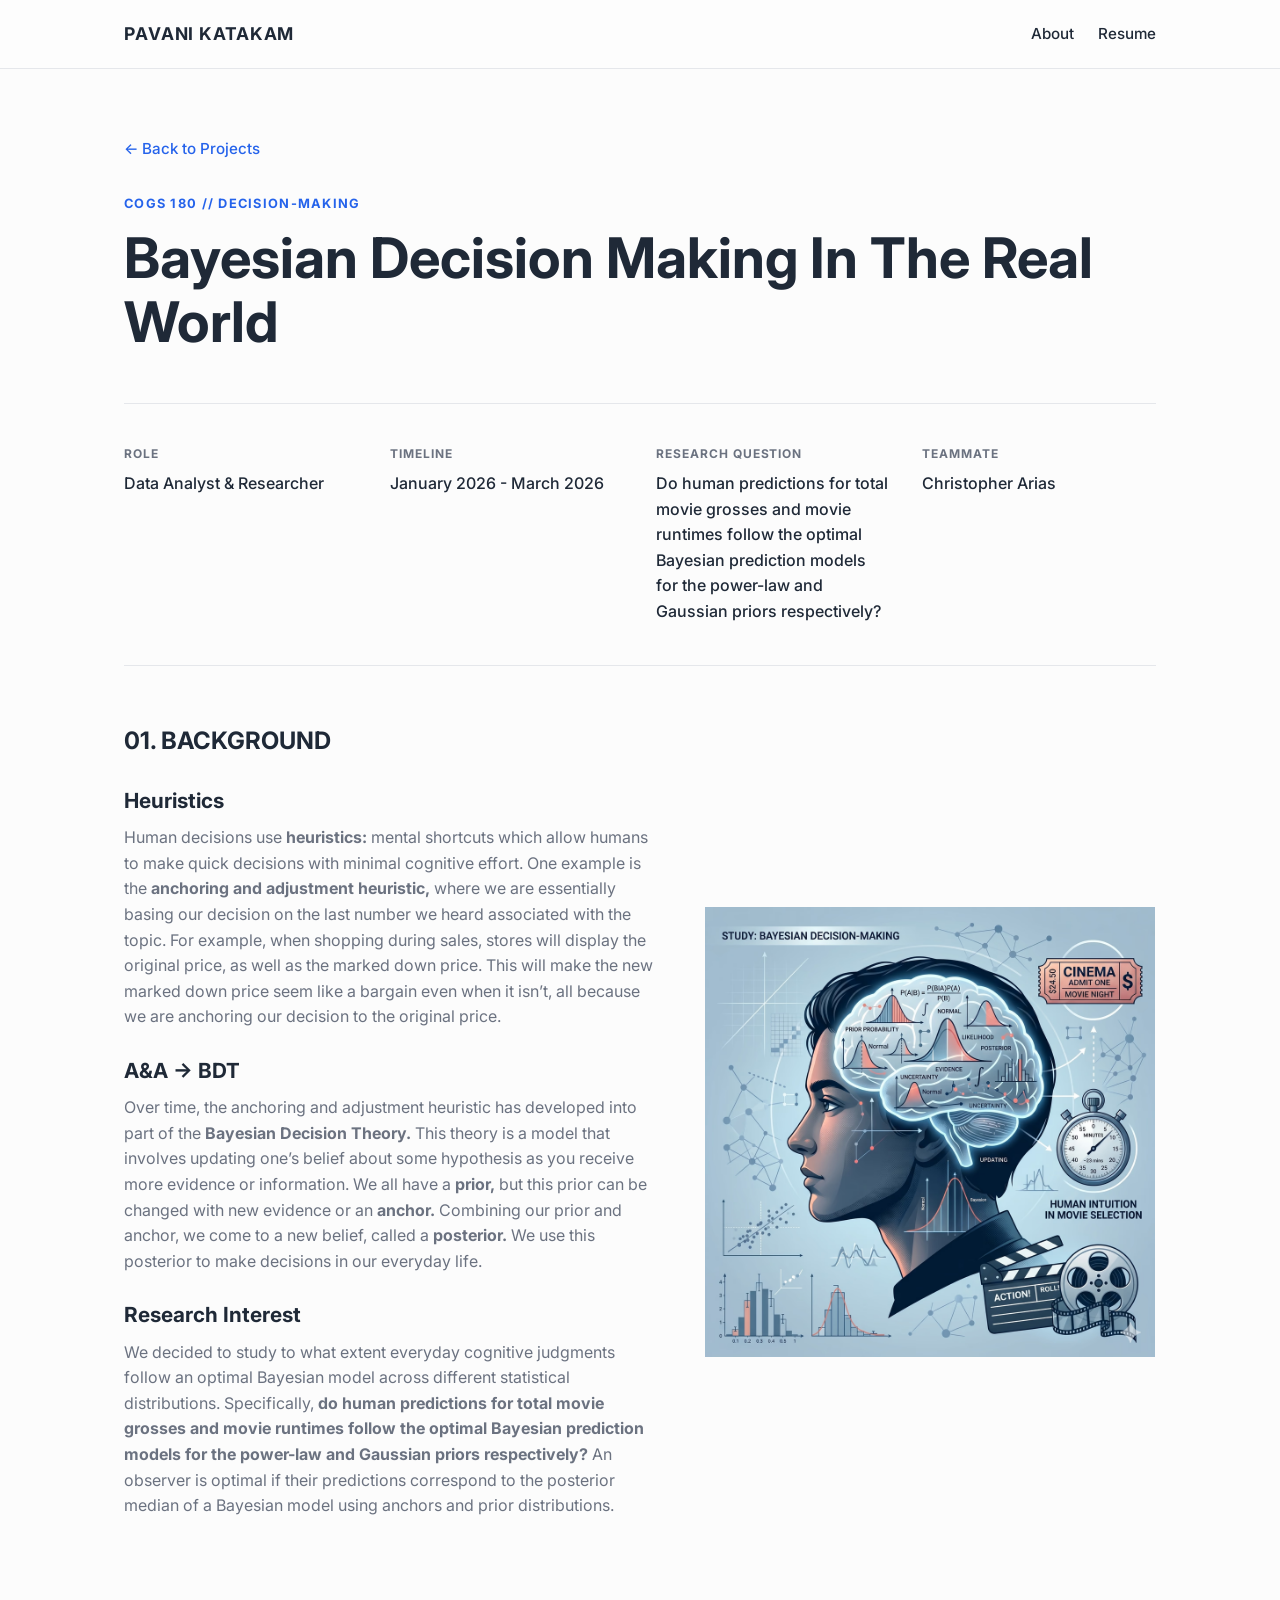
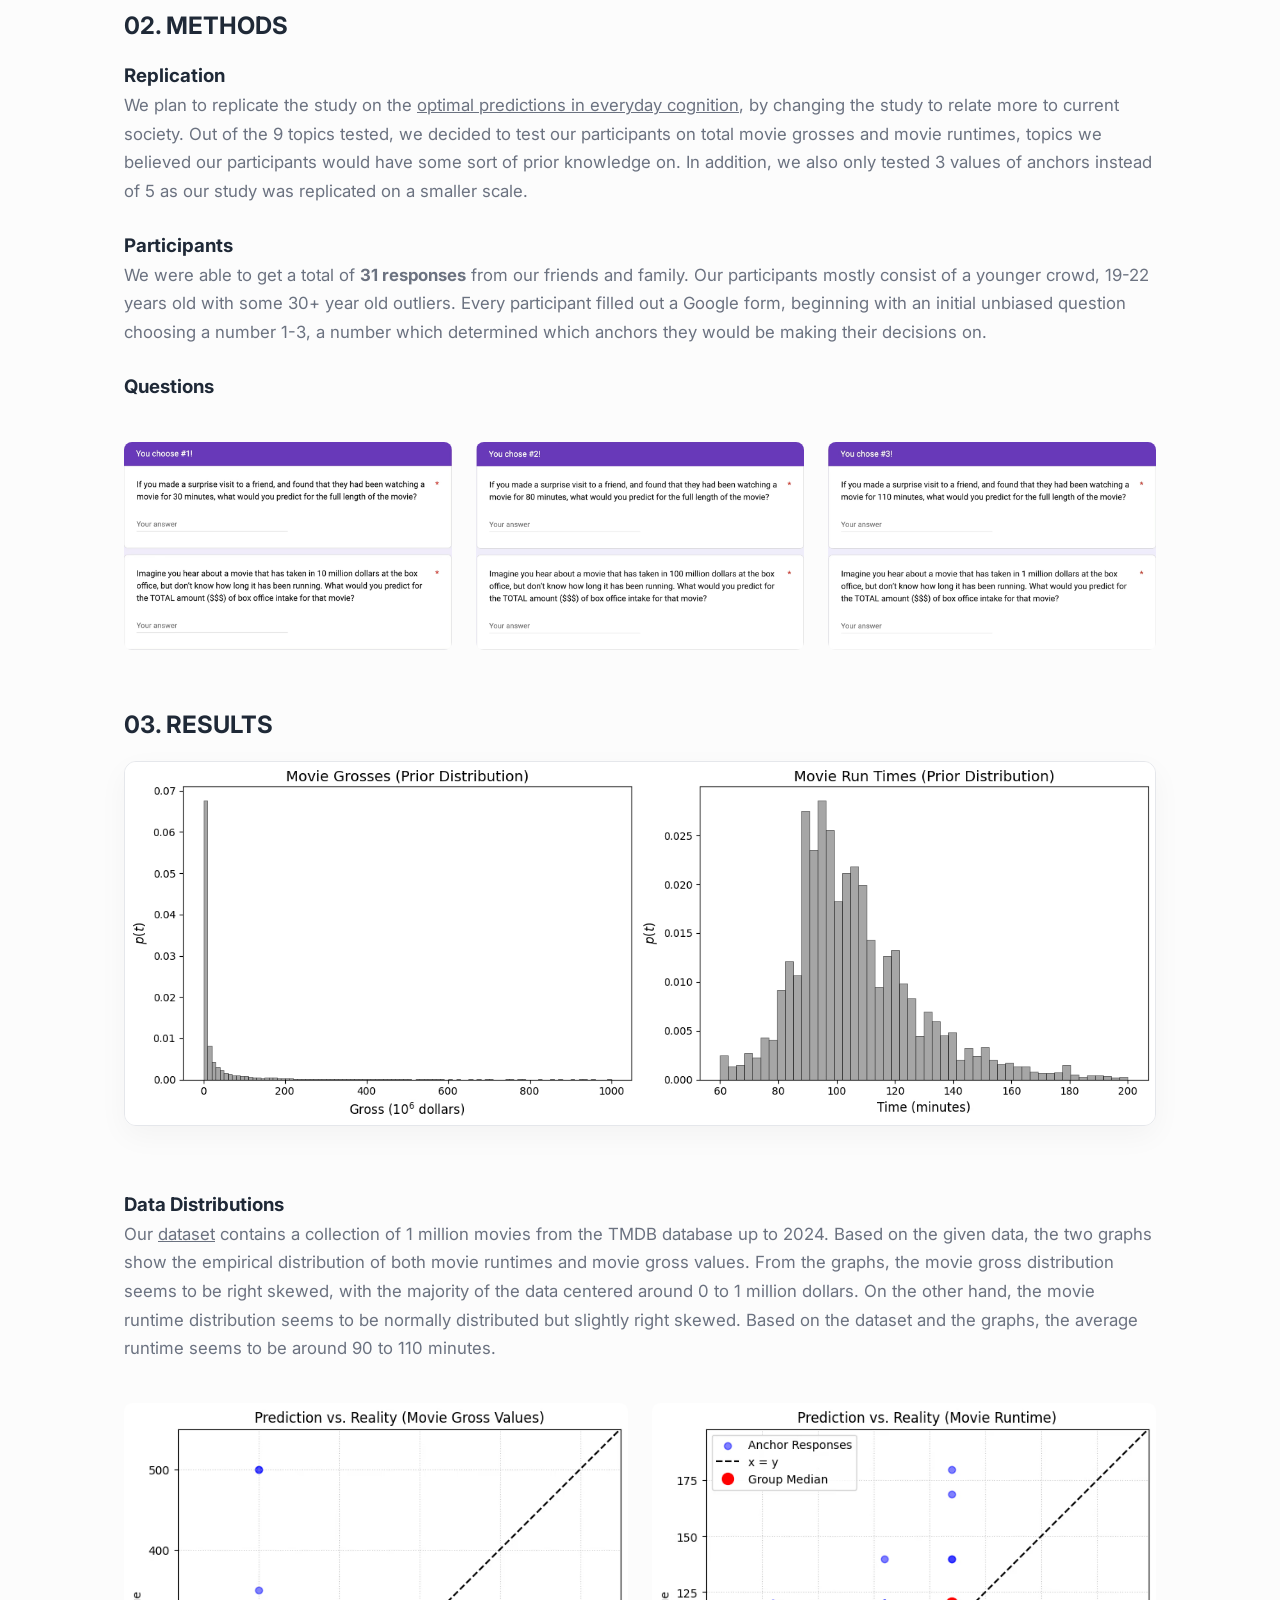
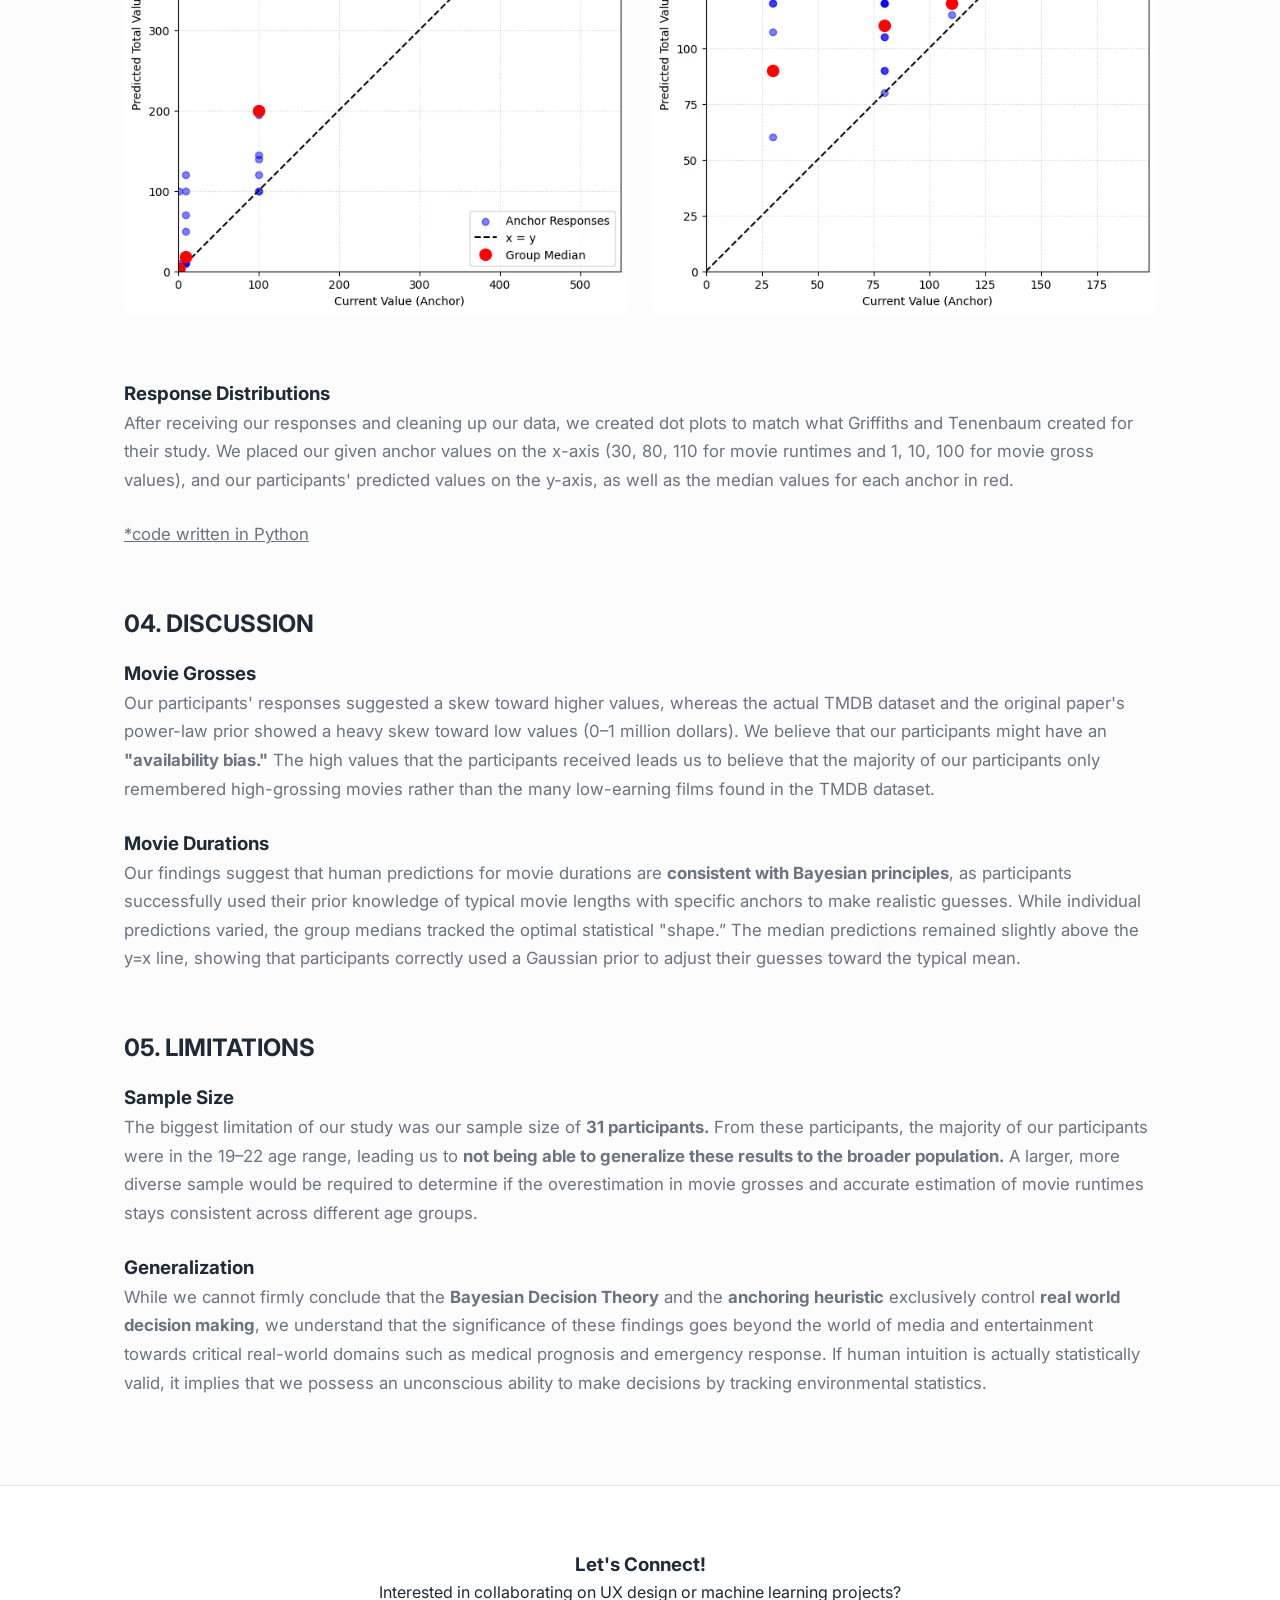
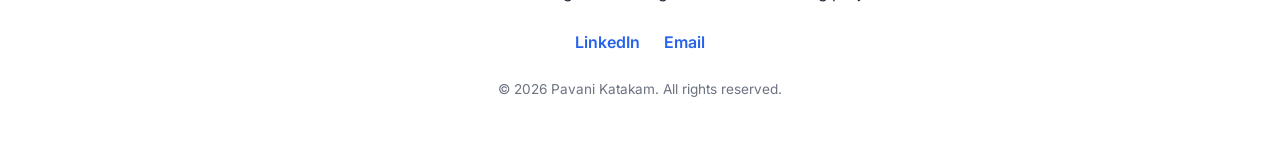
<file: cogs180.html>
<!DOCTYPE html>
<html lang="en">
<head>
  <meta charset="UTF-8" />
  <meta name="viewport" content="width=device-width, initial-scale=1.0" />
  <title>Bayesian Decision Making In The Real World — Pavani Katakam</title>
  <link rel="stylesheet" href="style.css" />
  <!-- Google Fonts -->
  <link rel="preconnect" href="https://fonts.googleapis.com">
  <link href="https://fonts.googleapis.com/css2?family=Inter:wght@300;400;500;600;700&display=swap" rel="stylesheet">
</head>
<body>

  <!-- Navigation (Consistent with Home) -->
  <header class="navbar">
    <div class="nav-container">
      <a href="index.html" class="logo">PAVANI KATAKAM</a>
      <nav class="nav-links">
        <a href="about.html">About</a>
        <a href="https://docs.google.com/document/d/1-58K44H2pKvXtzDy7V9CgX6mknnZHvUmlUUMC2A9nRI/edit?usp=sharing" target="_blank" class="nav-btn">Resume</a>
      </nav>
    </div>
  </header>

  <main class="container">
    <!-- Back Button -->
    <div class="back-link-wrapper">
      <a href="index.html#projects" class="back-link">&larr; Back to Projects</a>
    </div>

    <!-- Case Study Hero -->
    <header class="case-study-hero">
      <span class="project-category">COGS 180 // DECISION-MAKING</span>
      <h1 class="case-title">Bayesian Decision Making In The Real World</h1>
    </header>

    <!-- Project Overview Metrics Grid -->
    <section class="project-meta-grid">
      <div class="meta-item">
        <h4>Role</h4>
        <p>Data Analyst & Researcher</p>
      </div>
      <div class="meta-item">
        <h4>Timeline</h4>
        <p>January 2026 - March 2026</p>
      </div>
      <div class="meta-item">
        <h4>Research Question</h4>
        <p>Do human predictions for total movie grosses and movie runtimes follow the optimal Bayesian prediction models for the power-law and Gaussian priors respectively?</p>
      </div>
      <div class="meta-item">
        <h4>Teammate</h4>
        <p>Christopher Arias</p>
      </div>
    </section>



<section class="split-block">
  <!-- Left Side: The Narrative Text -->
  <div class="split-text">
    <h2>01. BACKGROUND</h2>
    <h3>Heuristics</h3>
    <p>
      Human decisions use <b>heuristics:</b> mental shortcuts which allow humans to make quick decisions with minimal cognitive effort. 
      One example is the <b>anchoring and adjustment heuristic,</b> where we are essentially basing our decision on the last number we heard associated with the topic. 
      For example, when shopping during sales, stores will display the original price, as well as the marked down price. 
      This will make the new marked down price seem like a bargain even when it isn’t, all because we are anchoring our decision to the original price.
    </p>
    <h3>A&A → BDT</h3>
    <p>
      Over time, the anchoring and adjustment heuristic has developed into part of the <b>Bayesian Decision Theory.</b>
      This theory is a model that involves updating one’s belief about some hypothesis as you receive more evidence or information. 
      We all have a <b>prior,</b> but this prior can be changed with new evidence or an <b>anchor.</b> 
      Combining our prior and anchor, we come to a new belief, called a <b>posterior.</b> 
      We use this posterior to make decisions in our everyday life. 
    </p>
    <h3>Research Interest</h3>
    <p>
      We decided to study to what extent everyday cognitive judgments follow an optimal Bayesian model across different statistical distributions. 
      Specifically, <b>do human predictions for total movie grosses and movie runtimes follow the optimal Bayesian prediction models for the power-law and Gaussian priors respectively?</b> 
      An observer is optimal if their predictions correspond to the posterior median of a Bayesian model using anchors and prior distributions.
    </p>
  </div>

  <!-- Right Side: The Graphic Image -->
  <div class="split-image">
    <img src="bayes.png" alt="Bayesian Graphic" />
  </div>
</section>

    <section>
      <div class="content-block">
        <h2>02. METHODS</h2>
        <h3>Replication</h3>
        <p>
          We plan to replicate the study on the <a href="https://drive.google.com/file/d/18chfbzdctDWea-5dUSN4j0_48AHKkIrB/view?usp=sharing" target="_blank" style="text-decoration: underline;">optimal predictions in everyday cognition</a>, by changing the study to relate more to current society. 
          Out of the 9 topics tested, we decided to test our participants on total movie grosses and movie runtimes, topics we believed our participants would have some sort of prior knowledge on. 
          In addition, we also only tested 3 values of anchors instead of 5 as our study was replicated on a smaller scale. 
        </p>
        <br>
        <h3>Participants</h3>
        <p>
          We were able to get a total of <b>31 responses</b> from our friends and family. 
          Our participants mostly consist of a younger crowd, 19-22 years old with some 30+ year old outliers. 
          Every participant filled out a Google form, beginning with an initial unbiased question choosing a number 1-3, a number which determined which anchors they would be making their decisions on. 
        </p>
        <br>
        <h3>Questions</h3>
        <div class="image-trio">
            <img src="q1.png" alt="Question 1" />
            <img src="q2.png" alt="Question 2" />
            <img src="q3.png" alt="Question 3" />
        </div>
      </div>
    </section>

<section>
  <!-- Left Column: Content and Quote -->
  <div class="content-block">
    <h2>03. RESULTS</h2>

    <section class="case-image-container">
      <img src="data distributions.png" alt="Data Distributions" class="case-main-img" />
    </section>
    
    <h3>Data Distributions</h3>
        <p>
          Our <a href="https://www.kaggle.com/datasets/asaniczka/tmdb-movies-dataset-2023-930k-movies/data" target="_blank" style="text-decoration: underline;">dataset</a> contains a collection of 1 million movies from the TMDB database up to 2024. 
          Based on the given data, the two graphs show the empirical distribution of both movie runtimes and movie gross values. 
          From the graphs, the movie gross distribution seems to be right skewed, with the majority of the data centered around 0 to 1 million dollars. 
          On the other hand, the movie runtime distribution seems to be normally distributed but slightly right skewed. 
          Based on the dataset and the graphs, the average runtime seems to be around 90 to 110 minutes. 
        </p>

    <section class="case-image-container">
      <div class="image-duo">
            <img src="movieG.png" alt="Movie Gross Value Response Distributions" />
            <img src="movieR.png" alt="Movie Runtime Response Distributions" />
        </div>
    </section>
        
        <h3>Response Distributions</h3>
        <p>
          After receiving our responses and cleaning up our data, we created dot plots to match what Griffiths and Tenenbaum created for their study. 
          We placed our given anchor values on the x-axis (30, 80, 110 for movie runtimes and 1, 10, 100 for movie gross values), and our participants' predicted values on the y-axis, as well as the median values for each anchor in red.
        </p>
        <br>
        <p>
        <a href="https://drive.google.com/file/d/1GN5XDzXgo0bzf_ph_mMsGgMCrpyS5f_7/view?usp=sharing" target="_blank" style="text-decoration: underline;">*code written in Python</a>
        </p>
</section>

    <section>
      <div class="content-block">
        <h2>04. DISCUSSION</h2>
        <h3>Movie Grosses</h3>
        <p>
          Our participants' responses suggested a skew toward higher values, whereas the actual TMDB dataset and the original paper's power-law prior showed a heavy skew toward low values (0–1 million dollars). 
          We believe that our participants might have an <b>"availability bias."</b> 
          The high values that the participants received leads us to believe that the majority of our participants only remembered high-grossing movies rather than the many low-earning films found in the TMDB dataset.
        </p>
        <br>
        <h3>Movie Durations</h3>
        <p>
          Our findings suggest that human predictions for movie durations are <b>consistent with Bayesian principles</b>, as participants successfully used their prior knowledge of typical movie lengths with specific anchors to make realistic guesses. 
          While individual predictions varied, the group medians tracked the optimal statistical "shape.” 
          The median predictions remained slightly above the y=x line, showing that participants correctly used a Gaussian prior to adjust their guesses toward the typical mean.
        </p>
      </div>

      <div class="content-block">
        <h2>05. LIMITATIONS</h2>
        <h3>Sample Size</h3>
        <p>
          The biggest limitation of our study was our sample size of <b>31 participants.</b> 
          From these participants, the majority of our participants were in the 19–22 age range, leading us to <b>not being able to generalize these results to the broader population.</b> 
          A larger, more diverse sample would be required to determine if the overestimation in movie grosses and accurate estimation of movie runtimes stays consistent across different age groups.
        </p>
        <br>
        <h3>Generalization</h3>
        <p>
          While we cannot firmly conclude that the <b>Bayesian Decision Theory</b> and the <b>anchoring heuristic</b> exclusively control <b>real world decision making</b>, 
          we understand that the significance of these findings goes beyond the world of media and entertainment towards critical real-world domains such as medical prognosis and emergency response. 
          If human intuition is actually statistically valid, it implies that we possess an unconscious ability to make decisions by tracking environmental statistics. 
        </p>
      </div>
    </section> 
  </main>

  <!-- Footer (Consistent with Home) -->
  <footer class="footer">
    <div class="footer-container">
      <h3>Let's Connect!</h3>
      <p>Interested in collaborating on UX design or machine learning projects?</p>
      <div class="social-links">
        <a href="https://www.linkedin.com/in/pavani-katakam/" target="_blank">LinkedIn</a>
        <a href="mailto:pavkatakam@gmail.com">Email</a>
      </div>
      <p class="copyright">© 2026 Pavani Katakam. All rights reserved.</p>
    </div>
  </footer>

</body>
</html>
</file>
<file: style.css>
/* CSS Reset and Global Variables */
* {
  margin: 0;
  padding: 0;
  box-sizing: border-box;
}

:root {
  --font-family: 'Inter', -apple-system, BlinkMacSystemFont, sans-serif;
  --bg-color: #fcfcfc;
  --card-bg: #ffffff;
  --text-main: #1f2937;
  --text-muted: #6b7280;
  --accent-color: #2563eb;
  --border-color: #e5e7eb;
  --radius: 12px;
  --max-width: 1080px;
}

body {
  font-family: var(--font-family);
  background-color: var(--bg-color);
  color: var(--text-main);
  line-height: 1.6;
  padding-top: 80px;
}

a {
  color: inherit;
  text-decoration: none;
}

/* Navbar */
.navbar {
  position: fixed;
  top: 0;
  left: 0;
  width: 100%;
  background: rgba(253, 253, 253, 0.9);
  backdrop-filter: blur(8px);
  border-bottom: 1px solid var(--border-color);
  z-index: 1000;
}

.nav-container {
  max-width: var(--max-width);
  margin: 0 auto;
  padding: 1.25rem 1.5rem;
  display: flex;
  justify-content: space-between;
  align-items: center;
}

.logo {
  font-weight: 700;
  letter-spacing: 0.05em;
  font-size: 1.1rem;
}

.nav-links {
  display: flex;
  align-items: center;
  gap: 1.5rem;
}

.nav-links a {
  font-weight: 500;
  font-size: 0.95rem;
  transition: color 0.2s ease;
}

.nav-links a:hover {
  color: var(--accent-color);
}

/* Layout Container */
.container {
  max-width: var(--max-width);
  margin: 0 auto;
  padding: 2rem 1.5rem;
}

/* Hero Section */
.hero {
  display: flex;
  flex-direction: column-reverse;
  gap: 2.5rem;
  padding: 3rem 0 5rem 0;
}

@media (min-width: 768px) {
  .hero {
    display: grid;
    grid-template-columns: 1.8fr 1fr;
    align-items: center;
  }
}

.greeting {
  font-size: clamp(2rem, 5vw, 3rem);
  font-weight: 700;
  margin-bottom: 0.5rem;
}

.role-title {
  font-size: 1.25rem;
  color: var(--accent-color);
  font-weight: 600;
  margin-bottom: 1rem;
}

.tagline {
  font-size: 1.1rem;
  color: var(--text-muted);
  margin-bottom: 2rem;
  max-width: 600px;
}

.education-badge {
  background: #f3f4f6;
  padding: 1rem 1.25rem;
  border-radius: var(--radius);
  border-left: 4px solid var(--accent-color);
}

.education-badge span {
  font-size: 0.75rem;
  font-weight: 700;
  letter-spacing: 0.08em;
  color: var(--text-muted);
  display: block;
  margin-bottom: 0.25rem;
}

.hero-image img {
  width: 100%;
  max-width: 280px;
  aspect-ratio: 1 / 1;
  border-radius: 50%;
  object-fit: cover;
  box-shadow: 0 10px 25px rgba(0, 0, 0, 0.08);
}

/* Projects Section */
.projects-section {
  padding: 4rem 0;
  border-top: 1px solid var(--border-color);
}

.section-header {
  display: flex;
  flex-direction: column;
  gap: 1rem;
  margin-bottom: 2.5rem;
}

@media (min-width: 640px) {
  .section-header {
    flex-direction: row;
    justify-content: space-between;
    align-items: center;
  }
}

.filter-pills {
  display: flex;
  gap: 0.5rem;
  flex-wrap: wrap;
}

.pill {
  padding: 0.5rem 1rem;
  border-radius: 999px;
  border: 1px solid var(--border-color);
  background: white;
  font-size: 0.875rem;
  font-weight: 500;
  cursor: pointer;
  transition: all 0.2s ease;
}

.pill.active, .pill:hover {
  background: var(--text-main);
  color: white;
  border-color: var(--text-main);
}

/* Project Grid (Responsive Grid Layout) */
.project-grid {
  display: grid;
  grid-template-columns: repeat(auto-fill, minmax(320px, 1fr)); /* <--- The fix! */
  gap: 2rem;
}

.project-card {
  background: var(--card-bg);
  border: 1px solid var(--border-color);
  border-radius: var(--radius);
  overflow: hidden;
  display: flex;
  flex-direction: column;
  transition: transform 0.2s ease, box-shadow 0.2s ease;
}

.project-card:hover {
  transform: translateY(-4px);
  box-shadow: 0 12px 30px rgba(0, 0, 0, 0.06);
}

.card-image img {
  width: 100%;
  height: 220px;
  object-fit: cover;
  border-bottom: 1px solid var(--border-color);
}

.card-content {
  padding: 1.5rem;
  display: flex;
  flex-direction: column;
  flex-grow: 1;
}

.card-header {
  display: flex;
  justify-content: space-between;
  align-items: flex-start;
  margin-bottom: 0.75rem;
}

.card-header h3 {
  font-size: 1.15rem;
  font-weight: 600;
}

.year {
  font-size: 0.85rem;
  color: var(--text-muted);
}

.tags {
  display: flex;
  gap: 0.4rem;
  flex-wrap: wrap;
  margin-bottom: 1rem;
}

.tag {
  background: #f3f4f6;
  font-size: 0.75rem;
  padding: 0.25rem 0.6rem;
  border-radius: 4px;
  color: var(--text-muted);
}

.card-desc {
  font-size: 0.95rem;
  color: var(--text-muted);
  margin-bottom: 1.5rem;
}

.project-link {
  margin-top: auto;
  font-weight: 600;
  color: var(--accent-color);
  font-size: 0.9rem;
}

/* About / Skills */
.about-section {
  padding: 4rem 0;
  border-top: 1px solid var(--border-color);
}

.about-bio {
  font-size: 1.1rem;
  color: var(--text-muted);
  max-width: 750px;
  margin: 1rem 0 2.5rem 0;
}

.skills-tags {
  display: flex;
  flex-wrap: wrap;
  gap: 0.75rem;
  margin-top: 1rem;
}

.skills-tags span {
  background: white;
  border: 1px solid var(--border-color);
  padding: 0.5rem 1rem;
  border-radius: var(--radius);
  font-size: 0.9rem;
  font-weight: 500;
}

/* Footer */
.footer {
  border-top: 1px solid var(--border-color);
  padding: 4rem 1.5rem;
  text-align: center;
  background: white;
}

.social-links {
  display: flex;
  justify-content: center;
  gap: 1.5rem;
  margin: 1.5rem 0;
}

.social-links a {
  font-weight: 600;
  color: var(--accent-color);
}

.copyright {
  font-size: 0.85rem;
  color: var(--text-muted);
}

/* ==========================================================================
   Case Study Page Styles
   ========================================================================== */

.back-link-wrapper {
  margin-top: 1.5rem;
  margin-bottom: 2rem;
}

.back-link {
  font-weight: 500;
  color: var(--accent-color);
  font-size: 0.95rem;
  transition: opacity 0.2s ease;
}

.back-link:hover {
  opacity: 0.8;
}

.case-study-hero {
  margin-bottom: 3rem;
}

.project-category {
  font-size: 0.8rem;
  font-weight: 700;
  letter-spacing: 0.1em;
  color: var(--accent-color);
  display: block;
  margin-bottom: 0.75rem;
}

.case-title {
  font-size: clamp(2.2rem, 6vw, 3.5rem);
  line-height: 1.15;
  font-weight: 700;
  margin-bottom: 1rem;
}

.case-subtitle {
  font-size: clamp(1.1rem, 2vw, 1.35rem);
  color: var(--text-muted);
  max-width: 800px;
}

/* Responsive Overview Info Grid */
.project-meta-grid {
  display: grid;
  grid-template-columns: repeat(2, 1fr);
  gap: 2rem;
  padding: 2.5rem 0;
  border-top: 1px solid var(--border-color);
  border-bottom: 1px solid var(--border-color);
  margin-bottom: 3.5rem;
}

@media (min-width: 640px) {
  .project-meta-grid {
    grid-template-columns: repeat(4, 1fr);
  }
}

.meta-item h4 {
  font-size: 0.75rem;
  font-weight: 700;
  text-transform: uppercase;
  letter-spacing: 0.08em;
  color: var(--text-muted);
  margin-bottom: 0.5rem;
}

.meta-item p {
  font-size: 1rem;
  font-weight: 500;
  color: var(--text-main);
}

/* Project Images */
.case-image-container {
  width: 100%;
  margin-bottom: 4rem;
}

.case-main-img {
  width: 100%;
  border-radius: var(--radius);
  border: 1px solid var(--border-color);
  box-shadow: 0 10px 30px rgba(0,0,0,0.04);
  display: block;
}

/* Narrative Body Text Content */
.case-content {
  max-width: 720px;
  margin: 0 auto 5rem auto;
}

.content-block {
  margin-bottom: 3.5rem;
}

.content-block h2 {
  font-size: 1.5rem;
  font-weight: 700;
  margin-bottom: 1rem;
  color: var(--text-main);
}

.content-block p {
  font-size: 1.05rem;
  color: var(--text-muted);
  line-height: 1.7;
}

/* Container holding both text and image side-by-side */
.split-block {
  display: flex;
  flex-direction: column; /* Stack vertically on small mobile screens */
  gap: 2.5rem;            /* Spacing between the text and the image */
  align-items: center;    /* Keeps everything centered vertically */
  margin-bottom: 4rem;
}

/* Text layout spacing */
.split-text h3 {
  font-size: 1.3rem;
  margin-top: 1.5rem;
  margin-bottom: 0.5rem;
}

.split-text p {
  color: var(--text-muted);
  margin-bottom: 1.5rem;
}

/* Image scaling constraints */
.split-image img {
  width: 100%;
  max-width: 450px;       /* Keeps the image from bloating too large */
  height: auto;
  display: block;
}

/* Desktop Breakpoint: Converts to side-by-side view automatically */
@media (min-width: 768px) {
  .split-block {
    flex-direction: row;  /* Places them in a clean horizontal row */
  }
  
  .split-text {
    flex: 1.2;            /* Gives the text side slightly more weight/space */
  }
  
  .split-image {
    flex: 1;              /* Allocates proportional room for the graphic */
  }
}

/* Styling for the large callout text in the middle */
.case-quote {
  font-size: clamp(1.3rem, 3vw, 1.8rem);
  font-style: italic;
  font-weight: 300;
  color: #ffffff; /* Gives it that bright white pop against the muted paragraphs */
  line-height: 1.4;
  margin: 2rem 0;
  text-align: center;
  padding: 0 1rem;
}

/* Formats the video container to look proportional and clean */
.portfolio-video {
  width: 100%;
  max-width: 300px; /* Change this from 380px to 280px to make it smaller */
  height: auto;
  display: block;
  margin: 0 auto;
}


/* Container that places all 3 images in a row */
.image-trio {
  display: flex;
  flex-direction: column; /* Stacks vertically on small mobile screens */
  gap: 1.5rem;            /* Space between each image */
  width: 100%;
  margin: 2.5rem 0;
}

/* Formats each image to scale proportionally */
.image-trio img {
  width: 100%;
  height: auto;
  object-fit: cover;
  border-radius: 8px;    /* Optional rounded corners */
}

/* Desktop & Tablet View: Places all 3 side-by-side */
@media (min-width: 768px) {
  .image-trio {
    flex-direction: row;  /* Places images in a horizontal row */
  }

  .image-trio img {
    flex: 1;              /* Gives each image an equal 1/3 width share */
    width: 0;             /* Prevents images from pushing past container bounds */
  }
}

/* Container that places both images in a row */
.image-duo {
  display: flex;
  flex-direction: column; /* Stacks vertically on small phone screens */
  gap: 1.5rem;            /* Space between the two images */
  width: 100%;
  margin: 2.5rem 0;
}

/* Formats each image to scale proportionally */
.image-duo img {
  width: 100%;
  height: auto;
  object-fit: cover;
  border-radius: 8px;
}

/* Desktop & Tablet View: Places both side-by-side */
@media (min-width: 768px) {
  .image-duo {
    flex-direction: row;  /* Arranges images in a horizontal row */
  }

  .image-duo img {
    flex: 1;              /* Gives each image an equal 50% width share */
    width: 0;             /* Prevents images from distorting or breaking bounds */
  }
}

.chart-container {
  max-width: 400px; /* Adjust this value to make it smaller or larger */
  width: 100%;
  margin: 2rem auto; /* Centers the chart box */
  text-align: center;
}

.chart-container img {
  width: 100%;
  height: auto;
  border-radius: 8px; /* Keeps the nice rounded corners shown in your screenshot */
}

/* Centers the entire table section and title */
.table-container {
  text-align: center;
  margin: 2.5rem auto;
  max-width: 800px;
  width: 100%;
}

.table-container h3 {
  margin-bottom: 1rem;
}

/* Styled Table with borders/lines */
.styled-table {
  width: 100%;
  border-collapse: collapse; /* Prevents double lines between cells */
  margin: 0 auto;
  font-size: 0.95rem;
}

/* Grid lines for headers and data cells */
.styled-table th, 
.styled-table td {
  border: 1px solid var(--border-color, #e5e7eb); /* Subtle grey border */
  padding: 10px 14px;
  text-align: center; /* Centers text inside each cell */
}

/* Optional header background styling */
.styled-table th {
  background-color: #f3f4f6;
  font-weight: 600;
}
</file>
